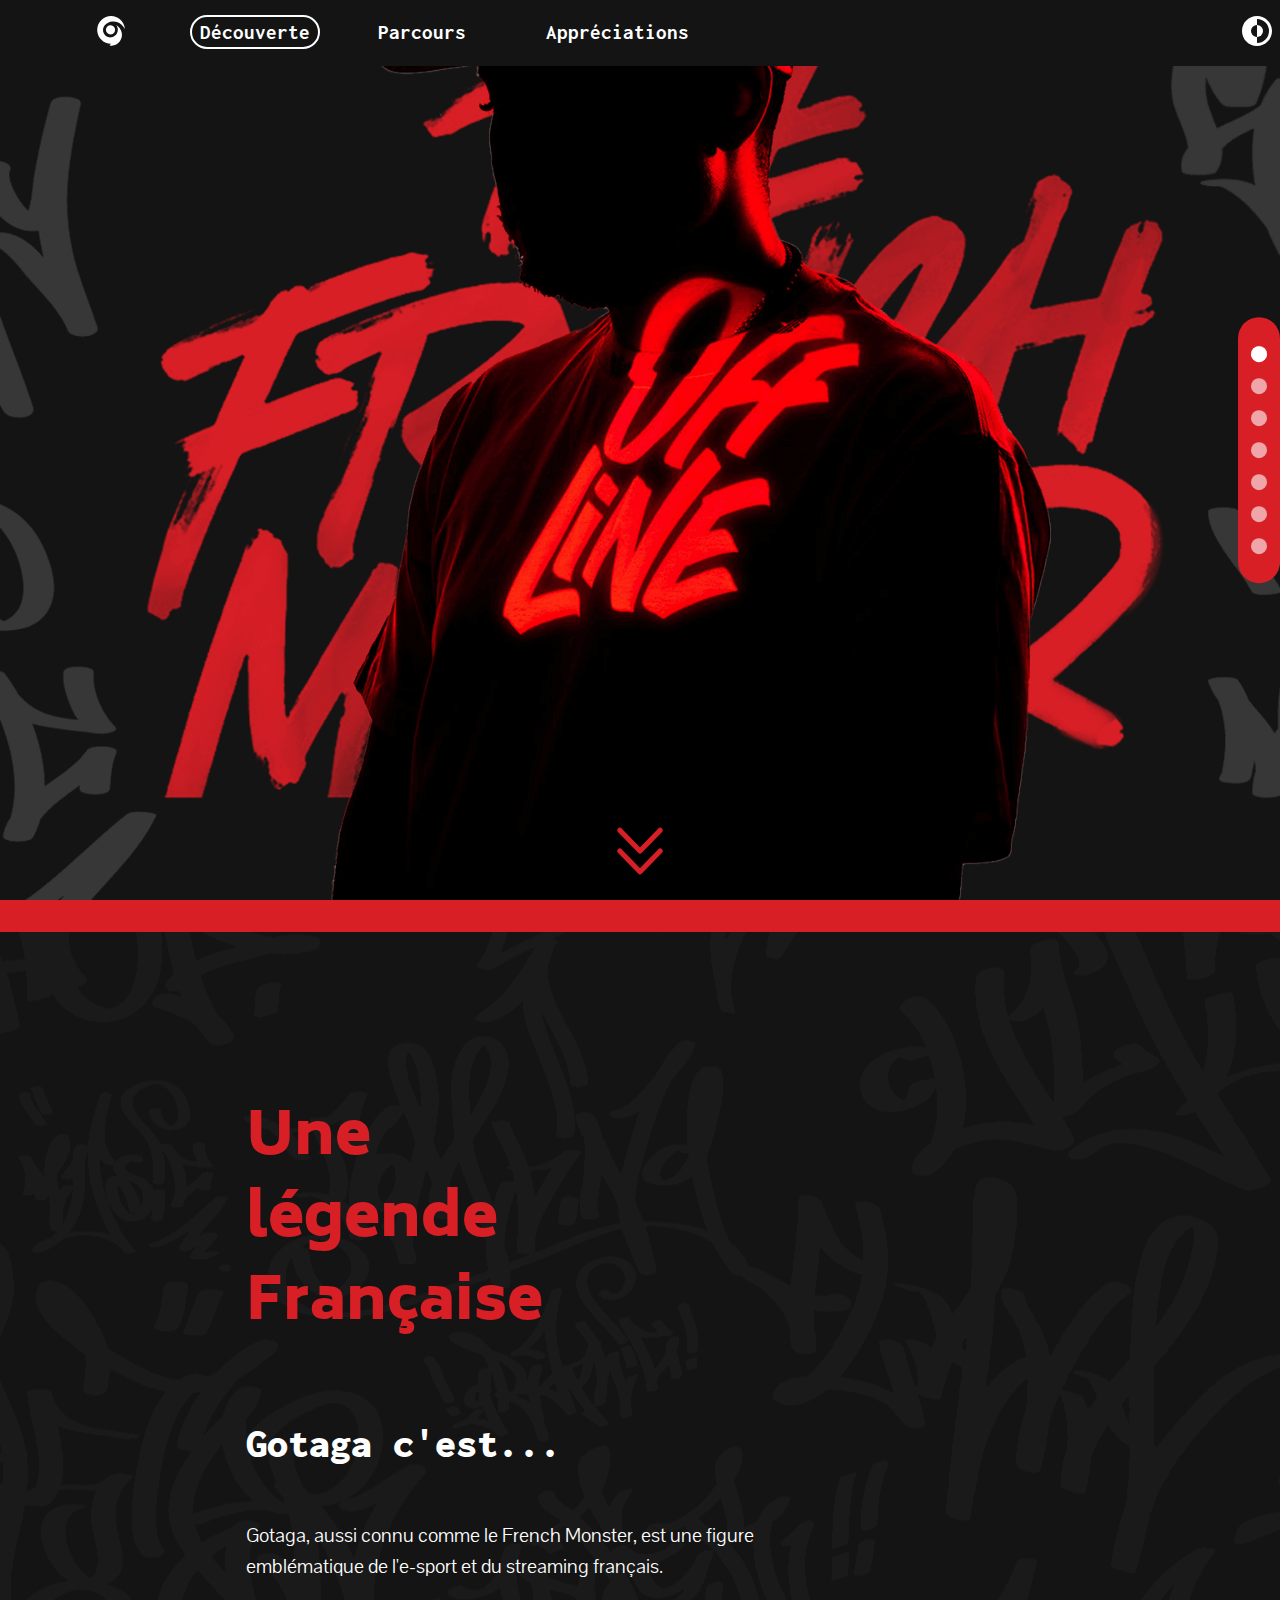
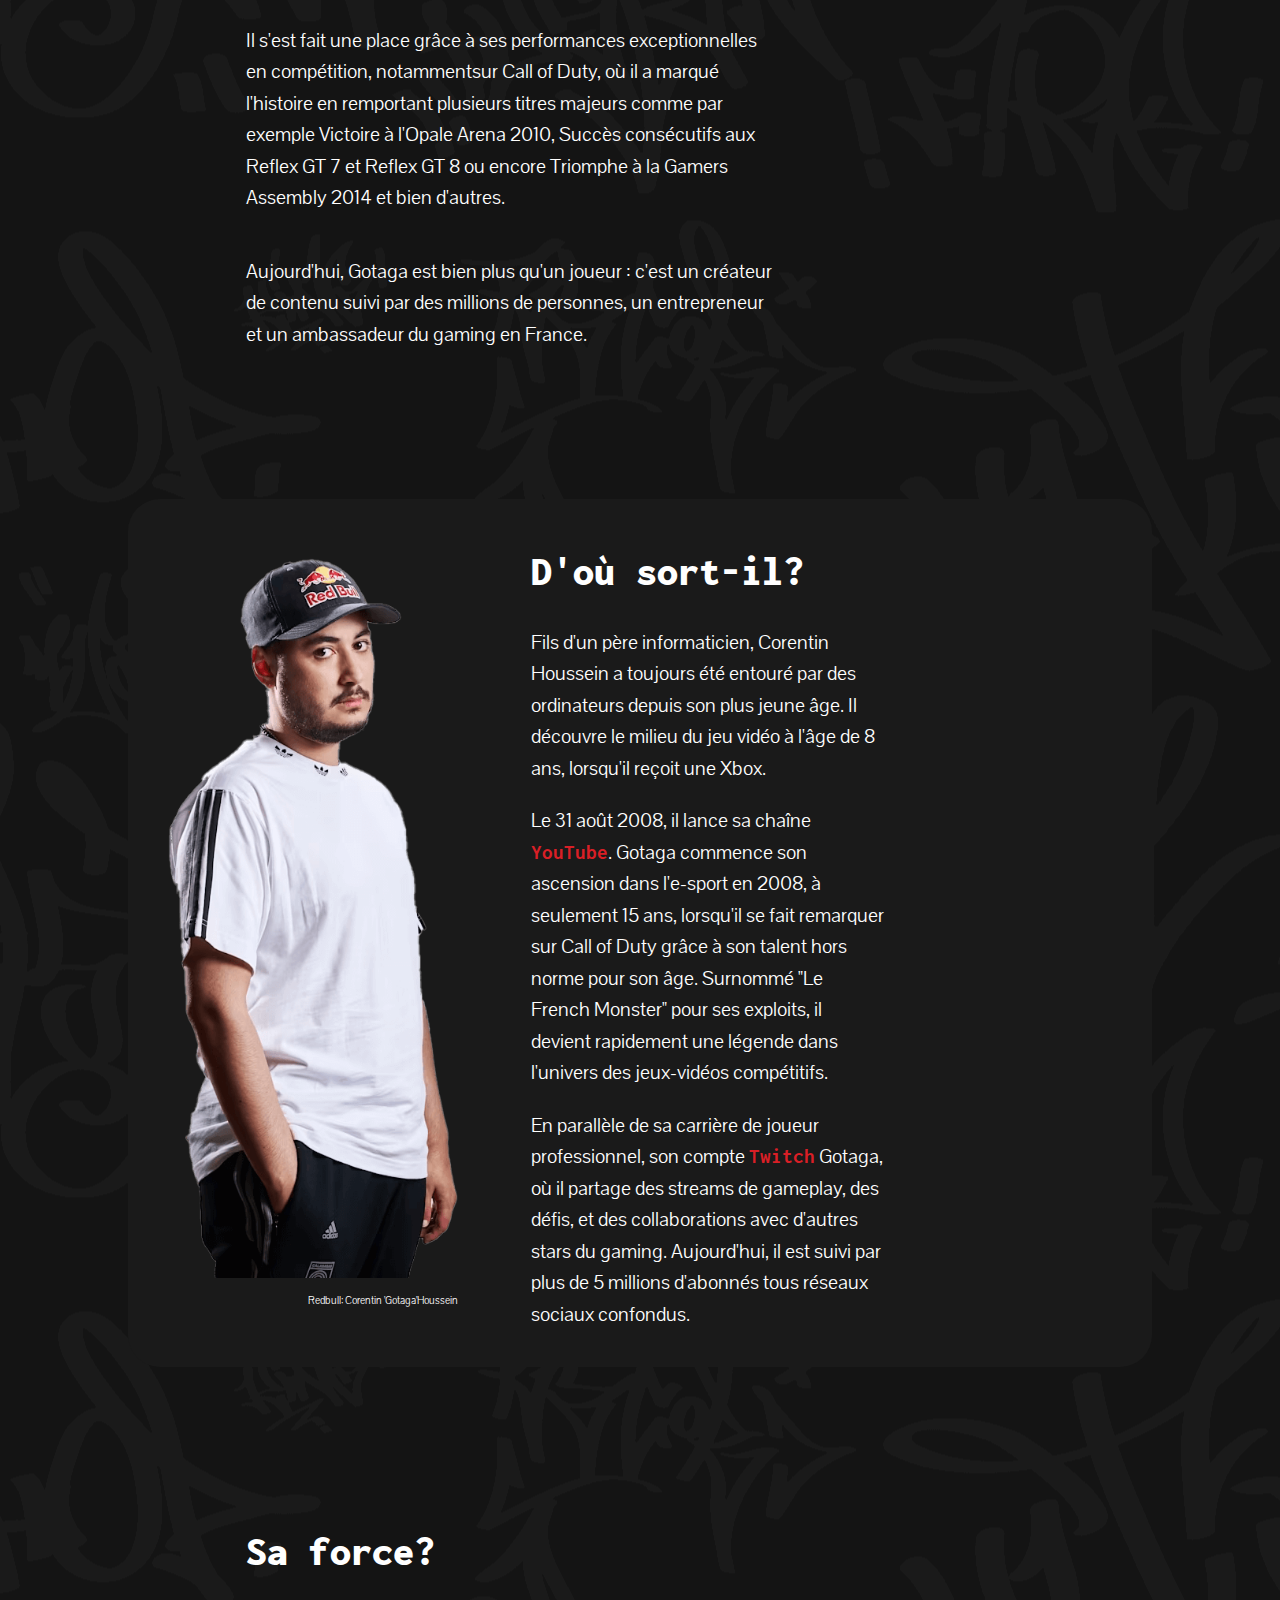
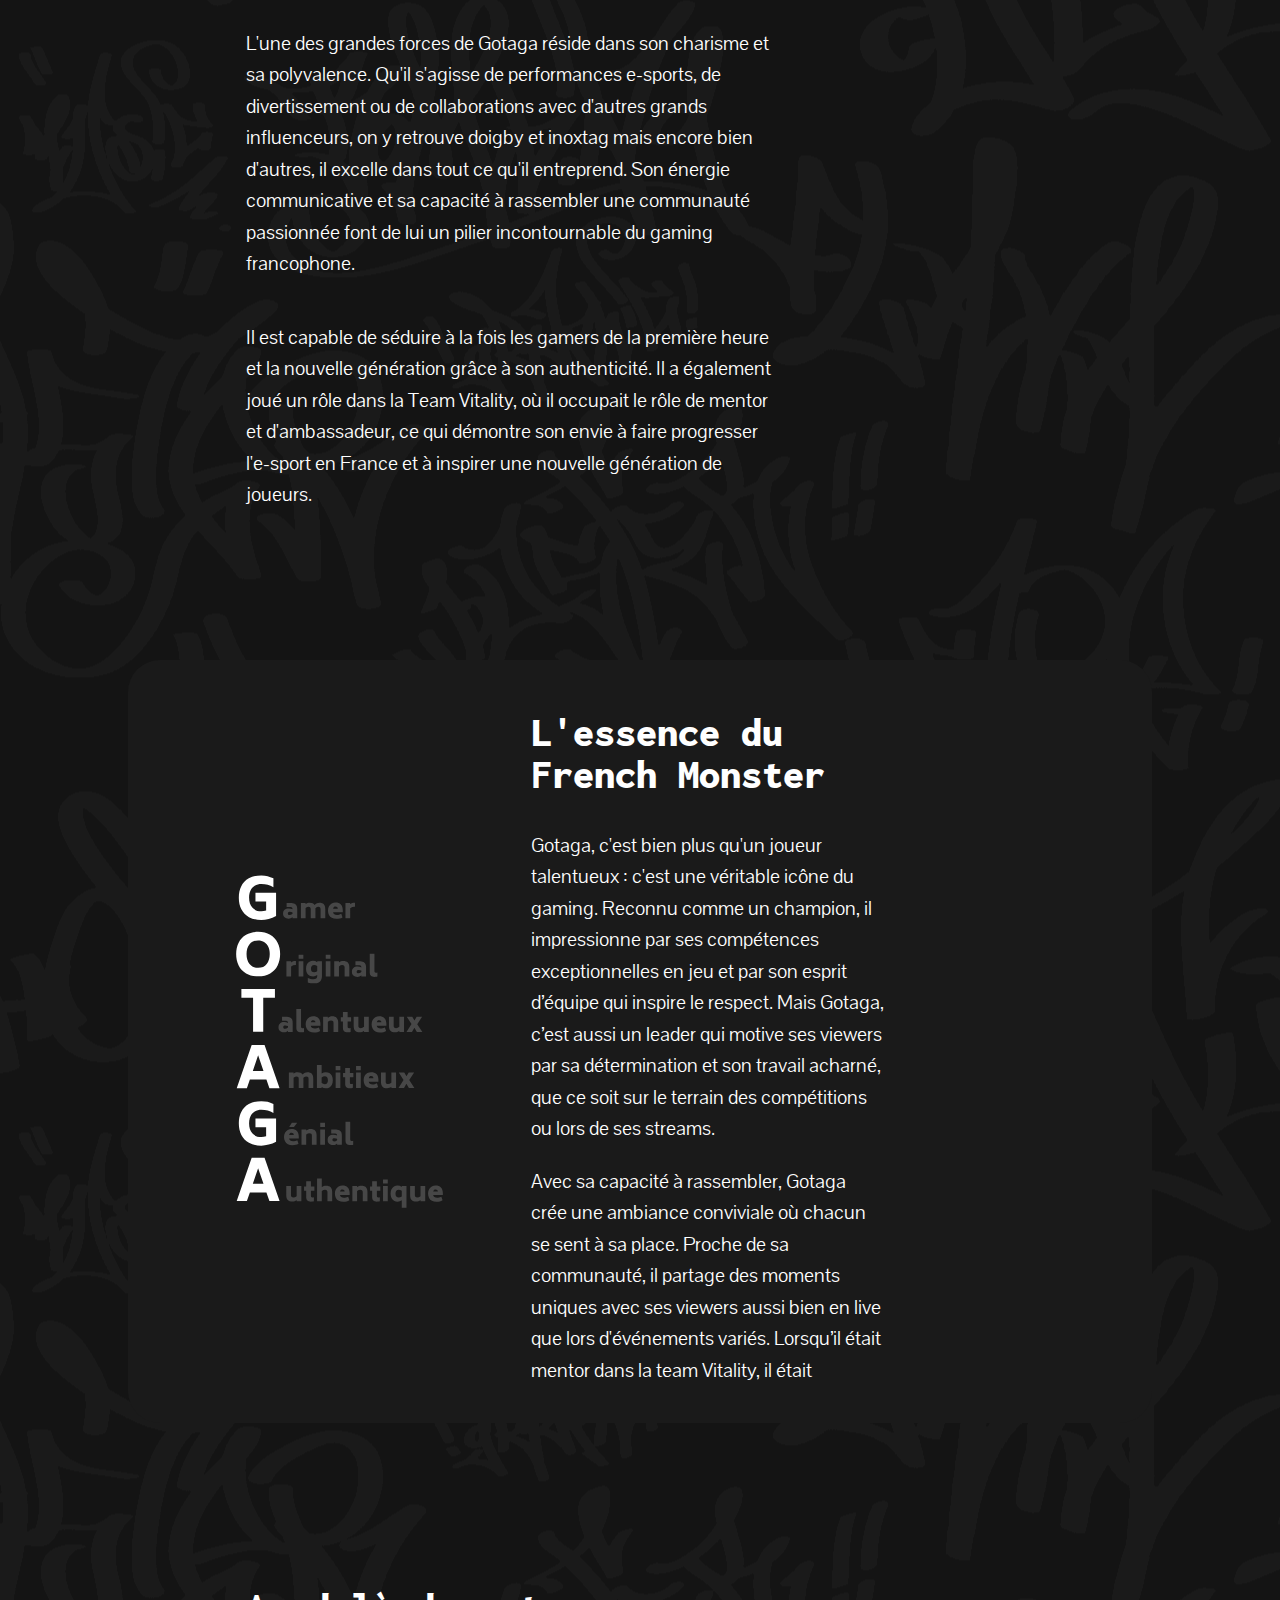
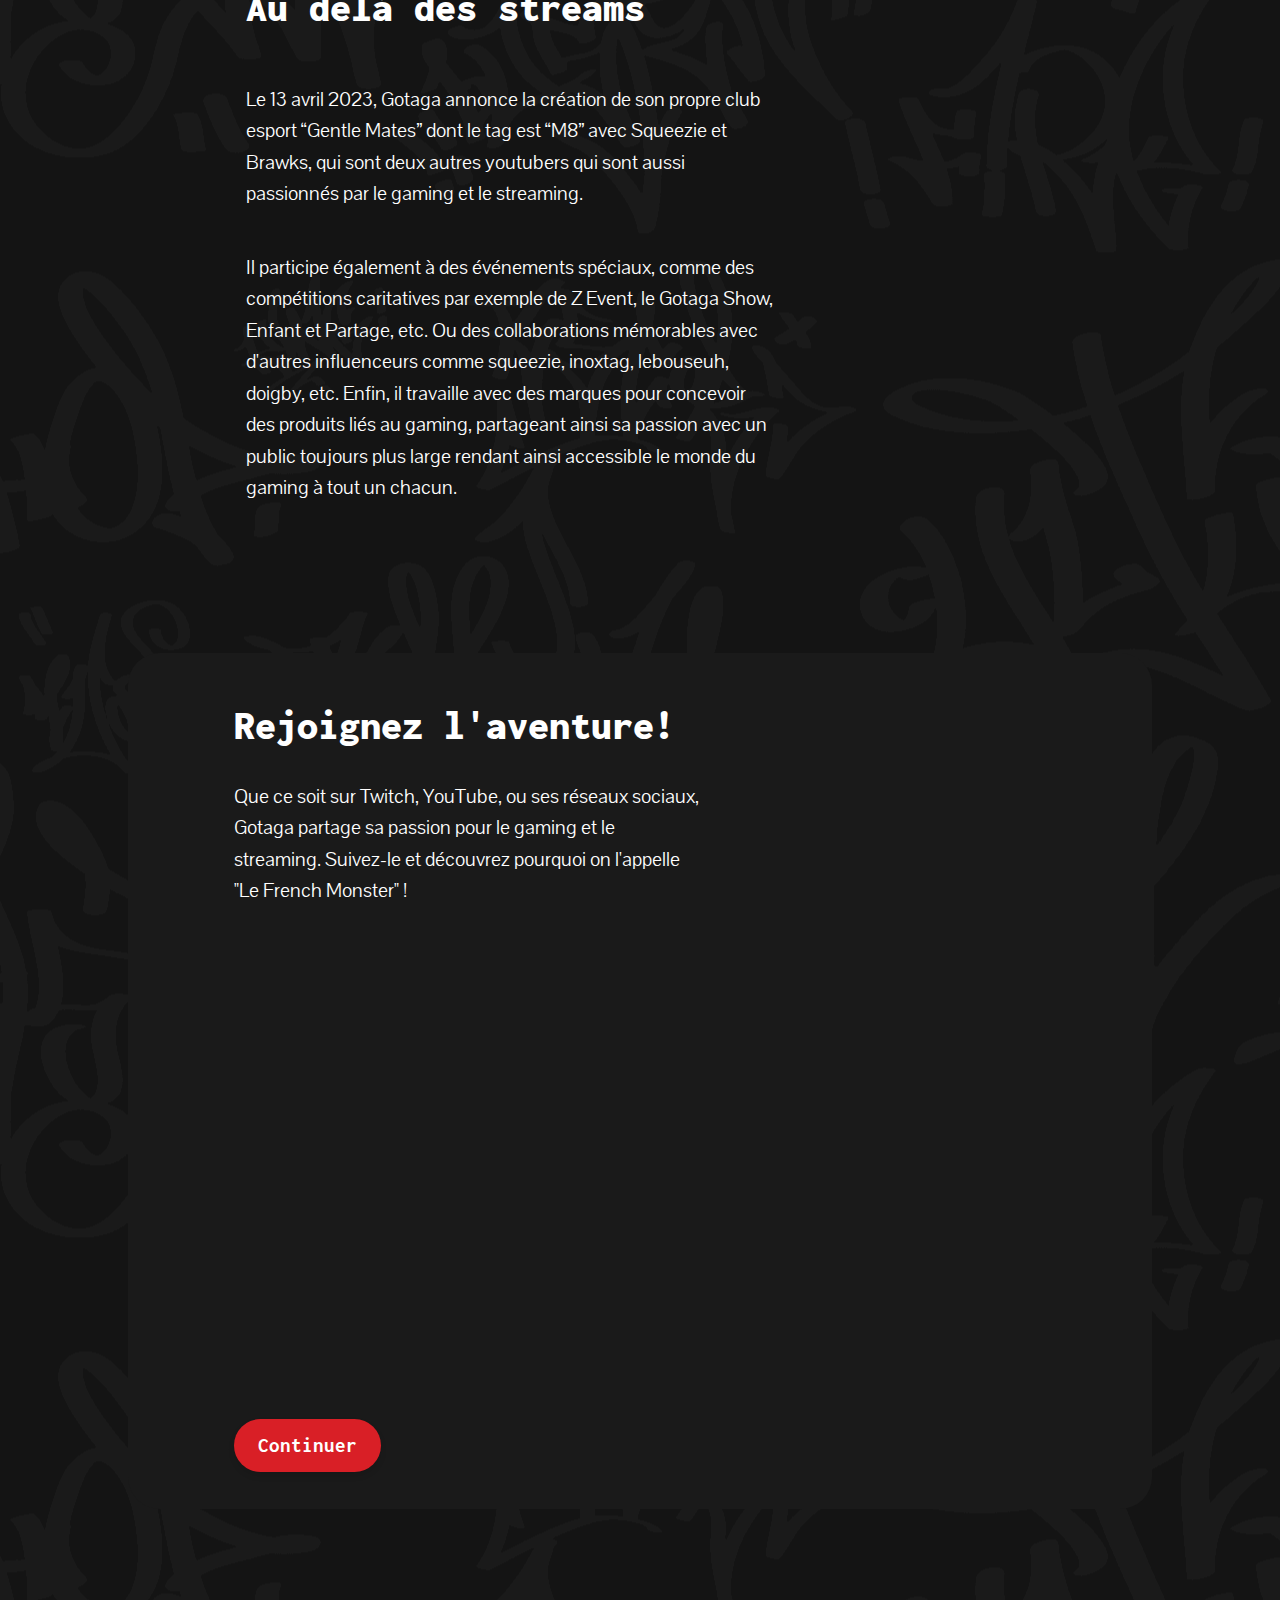
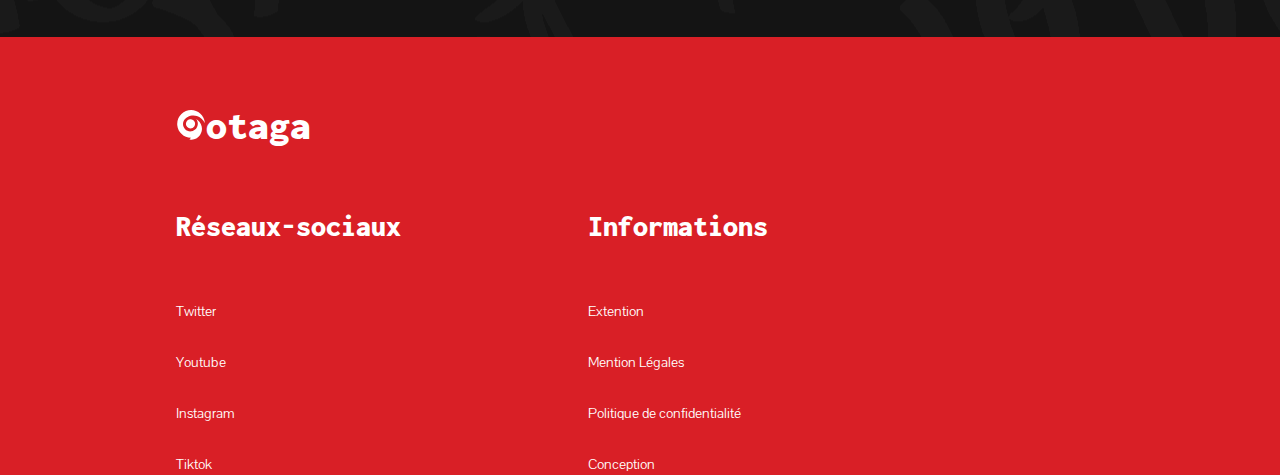
<file: index.html>
<!DOCTYPE html>
<html lang="fr">
    <head>
        <meta charset="UTF-8">
        <meta name="viewport" content="width=device-width, initial-scale=1.0">
        <title>Découverte</title>
        <!-- Link -->
        <link rel="stylesheet" href="assets/style.css">
        <script defer src="assets/script/app.js"></script>
        <link rel="preconnect" href="https://fonts.googleapis.com">
        <link rel="preconnect" href="https://fonts.gstatic.com" crossorigin>
        <link href="https://fonts.googleapis.com/css2?family=Biryani:wght@200;300;400;600;700;800;900&family=Inconsolata:wght@200..900&family=Pavanam&display=swap" rel="stylesheet">
        <link rel="icon" type="image/vnd.icon" href="/assets/images/logo_gotaga_blanc.svg">
        <!-- Meta partage -->
        <meta property="og:site_name" content="Gotaga by Thomas" >
        <meta property="og:title" content="The French Monster" >
        <meta property="og:description" content="Vous ne connaisez pas Gotaga? Alors rejoignez-nous pour le découvrir!" >
        <meta property="og:type" content="website">
        <meta property="og:url" content="https://www.thomasbruch.be/janus" >
        <meta property="og:image" content="assets/images/logo_gotaga_blanc.svg" >
        <meta property="og:image:width" content="1800">
        <meta property="og:image:height" content="945">
    </head>

   <!-- chatGPT a uniquement été utilisé dans ce code pour le changement de navigation de mobile a desktop -->

    <body class="background" data-theme="dark">
        <!-- Navigation -->
        <nav class="menu">
            <ul class="menu__el">
                <!-- Navigation desktop -->
                <li><img class="icon a-animation" src="assets/images/logo_gotaga_blanc.svg" data-dark="assets/images/logo_gotaga_blanc.svg" data-light="assets/images/logo_gotaga_black.svg" alt="Logo blanc de Gotaga"></li>
                <li class="nav-item a--animation active"><a href="index.html">Découverte</a></li>
                <li class="nav-item a--animation"><a href="parcours.html">Parcours</a></li>
                <li class="nav-item a--animation"><a href="appreciations.html">Appréciations</a></li>
        
                <!-- Navigation mobile   -->
                <li><img class="icon icon--theme icon--libre btn--darkmode" src="assets/images/icon_theme.svg" data-dark="assets/images/icon_theme.svg" data-light="assets/images/icon_theme_black.svg" alt="Icone pour changer le thème"></li>
                <li><p class="nav-item--none">Découverte</p></li>

                <!-- Icône menu burger  -->
                <li class="burger-menu">
                    <button class="burger-button">
                        <img class="icon" src="assets/images/icon_burger.svg" data-dark="assets/images/icon_burger.svg" data-light="assets/images/icon_burger_black.svg" alt="Icône pour ouvrir le burger menu">
                    </button>
                </li>
            </ul>
        
            <!-- Liste déroulante burger menu -->
            <ul class="burger-button__liste">
                <li><a href="index.html" class="active">Découverte</a></li>
                <li><a href="parcours.html">Parcours</a></li>
                <li><a href="appreciations.html">Appréciations</a></li>
            </ul>
        </nav>
          
        <!-- Navigation de sections -->
        <div class="anchor-navigation">
            <ul>
                <li class="anchor-navigation__el"><a href="#section-header--decouverte"></a></li>
                <li class="anchor-navigation__el"><a href="#section-1--decouverte"></a></li>
                <li class="anchor-navigation__el"><a href="#section-2--decouverte"></a></li>
                <li class="anchor-navigation__el"><a href="#section-3--decouverte"></a></li>
                <li class="anchor-navigation__el"><a href="#section-4--decouverte"></a></li>
                <li class="anchor-navigation__el"><a href="#section-5--decouverte"></a></li>
                <li class="anchor-navigation__el"><a href="#section-footer--decouverte"></a></li>
            </ul>
        </div>
        
        <!-- Header plein écran -->
        <header class="header__bg--1 section--header" id="section-header--decouverte">
            <a href="#section-1--decouverte">
                <img class="header__img" src="assets/images/icon_arrow.svg" alt="Icône de double flèche indiquant la navigation vers la section suivante">
            </a>
        </header>
        
        <div class="header__box"></div>

        <!-- Contenu de la page -->
        <main>
            <!-- Section 1 -->
            <section id="section-1--decouverte" class="m1grid">
                <h1 class="title-big m1grid-start1 m1grid-end5 d1grid-start2 d1grid-end3">Une légende Française</h1>

                <h2 class="title-section m1grid-start2 m1grid-end6 d1grid-end4">Gotaga c'est...</h2>

                <p class="m1grid-start2 m1grid-end5 d1grid-end4">
                    Gotaga, aussi connu comme le French Monster, est une figure emblématique de l'e-sport et du streaming français.  
                </p>

                <p class="m1grid-start2 m1grid-end5 d1grid-end4">
                    Il s'est fait une place grâce à ses performances exceptionnelles en compétition, notammentsur Call of Duty, où il a marqué l'histoire en remportant plusieurs titres majeurs comme par exemple Victoire à l'Opale Arena 2010, Succès consécutifs aux Reflex GT 7 et Reflex GT 8 ou encore Triomphe à la Gamers Assembly 2014 et bien d'autres.
                </p>

                <p class="m1grid-start2 m1grid-end5 d1grid-end4">
                    Aujourd'hui, Gotaga est bien plus qu'un joueur : c'est un créateur de contenu suivi par des millions de personnes, un entrepreneur et un ambassadeur du gaming en France.
                </p>
            </section>

            <!-- Section 2 -->
            <section id="section-2--decouverte" class="m1grid">
                <div class="section__box section__box--decouverte m1grid-start1 m1grid-end6">
                    <div class="text-container m1grid-start2 m1grid-end5 d1grid-start3">
                        <h2 class="title-section">D'où sort-il?</h2>

                        <p>
                            Fils d'un père informaticien, Corentin Houssein a toujours été entouré par des ordinateurs depuis son plus jeune âge. Il découvre le milieu du jeu vidéo à l'âge de 8 ans, lorsqu'il reçoit une Xbox.
                        </p>
                        
                        <p>
                            Le 31 août 2008, il lance sa chaîne <a class="animated-link" href="https://www.youtube.com/@Gotaga">YouTube</a>. Gotaga commence son ascension dans l'e-sport en 2008, à seulement 15 ans, lorsqu'il se fait remarquer sur Call of Duty grâce à son talent hors norme pour son âge. Surnommé "Le French Monster" pour ses exploits, il devient rapidement une légende dans l'univers des jeux-vidéos compétitifs.
                        </p>
                        
                        <p>
                            En parallèle de sa carrière de joueur professionnel, son compte <a class="animated-link" href="https://www.twitch.tv/gotaga">Twitch</a> Gotaga, où il partage des streams de gameplay, des défis, et des collaborations avec d'autres stars du gaming. Aujourd'hui, il est suivi par plus de 5 millions d'abonnés tous réseaux sociaux confondus.
                        </p>
                    </div>

                    <figure class="img--big section__img image-container m1grid-start1 m1grid-end5 d1grid-start1 d1grid-end3">
                        <img src="assets/images/image_gotaga.png" srcset="assets/images/image_gotaga@2x.png 2x" alt="Gotaga, joueur français d'e-sport, debout avec une casquette Red Bull">
                        <figcaption class="figure__legende">Redbull: Corentin 'Gotaga'Houssein</figcaption>
                    </figure>
                </div>
            </section>

            <!-- Section 3 -->
            <section id="section-3--decouverte" class="m1grid">
                <h2 class="title-section m1grid-start2 m1grid-end6 d1grid-end3">Sa force?</h2>

                <p class="m1grid-start2 m1grid-end5 d1grid-end4">
                    L'une des grandes forces de Gotaga réside dans son charisme et sa polyvalence. Qu'il s'agisse de performances e-sports, de divertissement ou de collaborations avec d'autres grands influenceurs, on y retrouve doigby et inoxtag mais encore bien d'autres, il excelle dans tout ce qu'il entreprend. Son énergie communicative et sa capacité à rassembler une communauté passionnée font de lui un pilier incontournable du gaming francophone.
                </p>

                <p class="m1grid-start2 m1grid-end5 d1grid-end4">
                    Il est capable de séduire à la fois les gamers de la première heure et la nouvelle génération grâce à son authenticité. Il a également joué un rôle dans la Team Vitality, où il occupait le rôle de mentor et d'ambassadeur, ce qui démontre son envie à faire progresser l'e-sport en France et à inspirer une nouvelle génération de joueurs.
                </p>
            </section>

            <!-- Section 4 -->
            <section id="section-4--decouverte" class="m1grid">
                <div class="section__box section__box--decouverte m1grid-start1 m1grid-end6">
                    <div class="text-container m1grid-start2 m1grid-end5 d1grid-start3">
                        <h2 class="title-section">L'essence du French Monster</h2>

                        <p>
                            Gotaga, c'est bien plus qu'un joueur talentueux : c'est une véritable icône du gaming. Reconnu comme un champion, il impressionne par ses compétences exceptionnelles en jeu et par son esprit d’équipe qui inspire le respect. Mais Gotaga, c’est aussi un leader qui motive ses viewers par sa détermination et son travail acharné, que ce soit sur le terrain des compétitions ou lors de ses streams.
                        </p>
                        
                        <p>
                            Avec sa capacité à rassembler, Gotaga crée une ambiance conviviale où chacun se sent à sa place. Proche de sa communauté, il partage des moments uniques avec ses viewers aussi bien en live que lors d'événements variés. Lorsqu’il était mentor dans la team Vitality, il était 
                        </p>
                    </div>

                    <div class="img--big image-container m1grid-start2 m1grid-end5 d1grid-start2 d1grid-end3">
                        <img class="img--big image-container" src="assets/images/Acrostiche_gotaga.svg" alt="Acrostique de Gotaga">
                    </div>
                </div>
            </section>

            <!-- Section 5 -->
            <section id="section-5--decouverte" class="m1grid">
                <h2 class="title-section m1grid-start2 m1grid-end5 d1grid-end4">Au delà des streams</h2>

                <p class="m1grid-start2 m1grid-end5 d1grid-end4">
                    Le 13 avril 2023, Gotaga annonce la création de son propre club esport “Gentle Mates” dont le tag est “M8” avec Squeezie et Brawks, qui sont deux autres youtubers qui sont aussi passionnés par le gaming et le streaming.
                </p>

                <p class="m1grid-start2 m1grid-end5 d1grid-end4">
                    Il participe également à des événements spéciaux, comme des compétitions caritatives par exemple de Z Event, le Gotaga Show, Enfant et Partage, etc. Ou des collaborations mémorables avec d'autres influenceurs comme squeezie, inoxtag, lebouseuh, doigby, etc. Enfin, il travaille avec des marques pour concevoir des produits liés au gaming, partageant ainsi sa passion avec un public toujours plus large rendant ainsi accessible le monde du gaming à tout un chacun.
                </p>
            </section>
            
            <!-- Section 6 -->
            <section id="section-6--decouverte" class="m1grid">
                <div class="section__box section__box--decouverte m1grid-start1 m1grid-end6">
                    <div class="m1grid-start2 m1grid-end5 d1grid-end4">
                        <h2 class="title-section">Rejoignez l'aventure!</h2>

                        <p>
                            Que ce soit sur Twitch, YouTube, ou ses réseaux sociaux, Gotaga partage sa passion pour le gaming et le streaming. Suivez-le et découvrez pourquoi on l'appelle "Le French Monster" !
                        </p>
                        
                        <iframe src="https://www.youtube.com/embed/FZNP6d_uDIo?si=bAGTi_DVN6ylq6aO" allowfullscreen></iframe>

                        <a href="parcours.html" class="btn">Continuer</a>
                    </div>
                </div>
            </section>
        </main>

         <!-- Footer -->
         <footer id="section-footer--decouverte" class="section--footer m1grid">
            <div class="footer__title-align m1grid-start1 m1grid-end5">
                <img class="icon" src="assets/images/logo_gotaga_blanc.svg" data-dark="assets/images/logo_gotaga_blanc.svg" data-light="assets/images/logo_gotaga_black.svg" alt="Logo blanc de Gotaga">
                
                <h2 class="title-section">otaga</h2>
            </div>
            
            <div class="m1grid-start1 m1grid-end3">
                <h3 class="title-footer">Réseaux-sociaux</h3>
    
                <a href="https://x.com/GotagaTV">Twitter</a>
                <a href="https://www.youtube.com/@Gotaga">Youtube</a>
                <a href="https://www.instagram.com/gotaga/">Instagram</a>
                <a href="https://www.tiktok.com/@gotaga">Tiktok</a>
            </div>
    
            <div class="m1grid-start3 m1grid-end6">
                <h3 class="title-footer">Informations</h3>
    
                <a href="https://gotaga.tv/extensions">Extention</a>
                <a href="https://gotaga.tv/mentions-legales">Mention Légales</a>
                <a href="https://gotaga.tv/politique-de-confidentialite">Politique de confidentialité</a>
                <a href="http://www.thomasbruch.be">Conception</a>
            </div>
        </footer>
    </body>
</html>
</file>
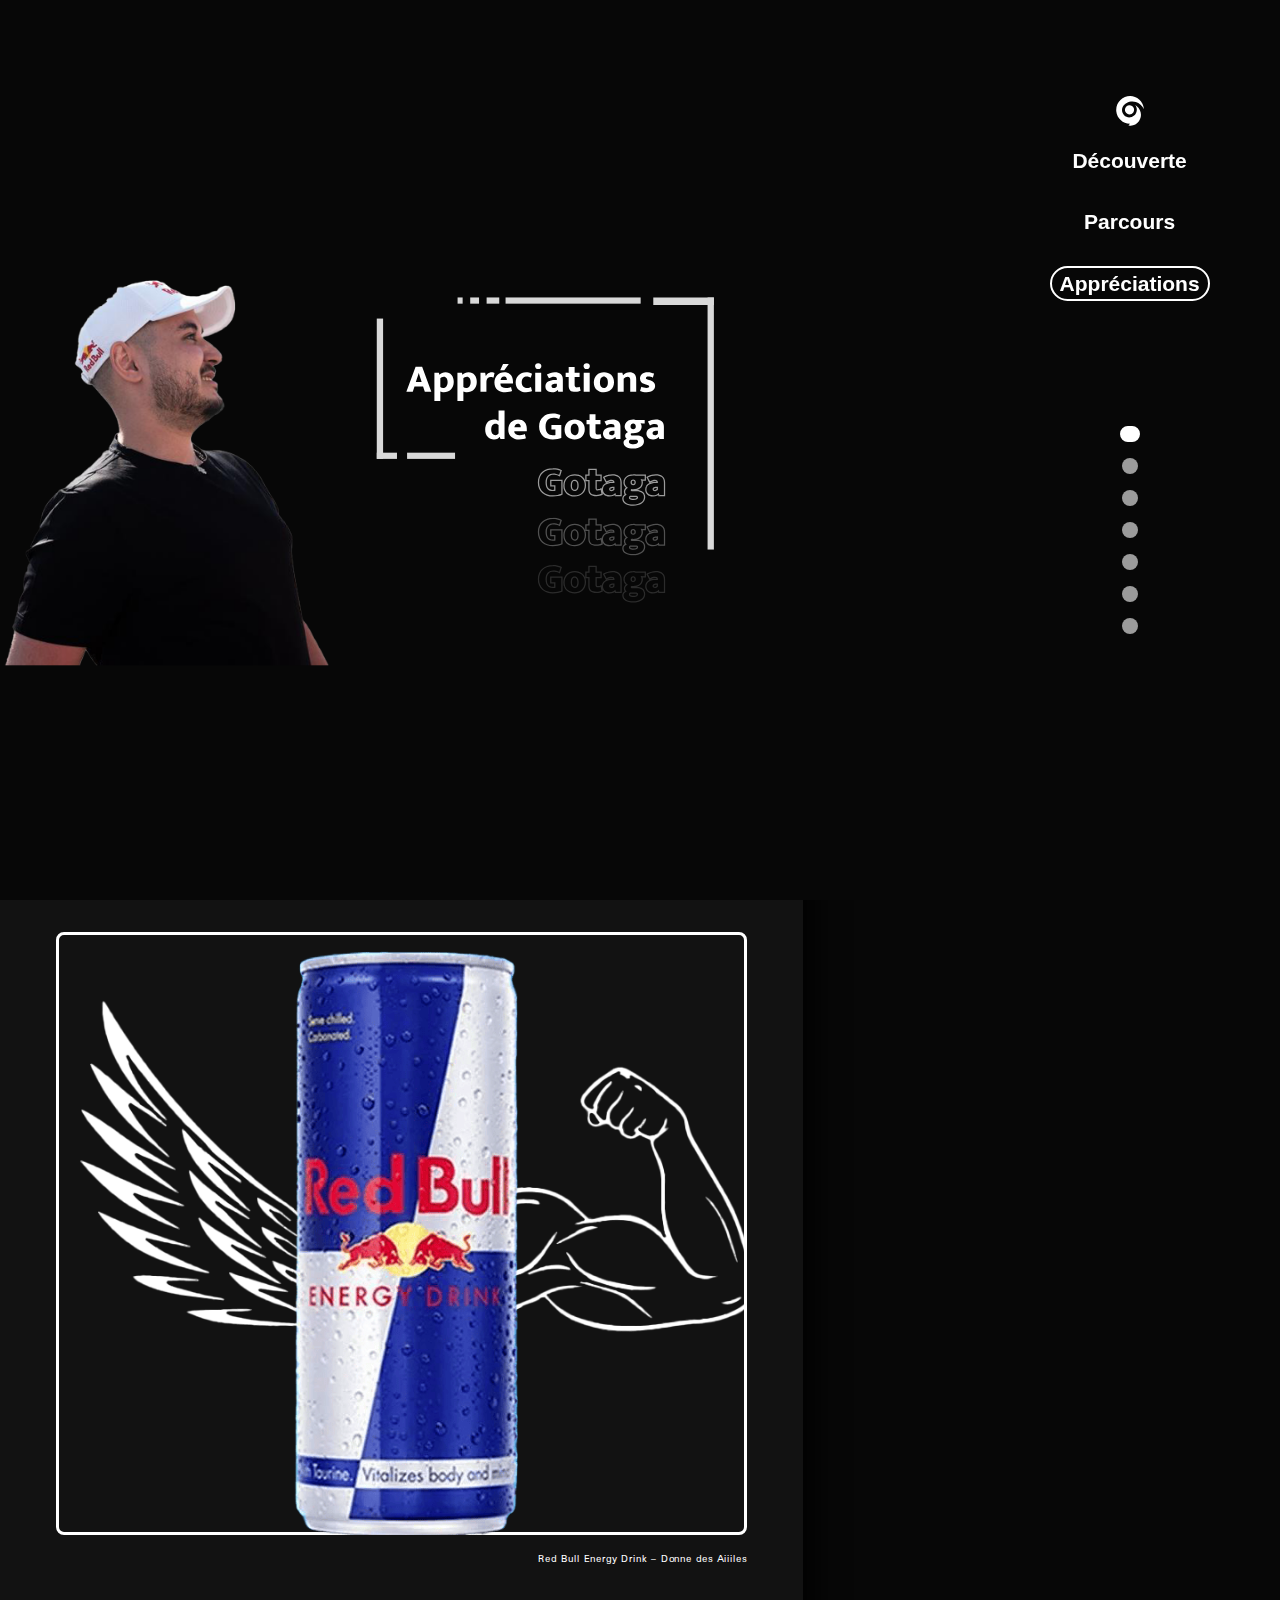
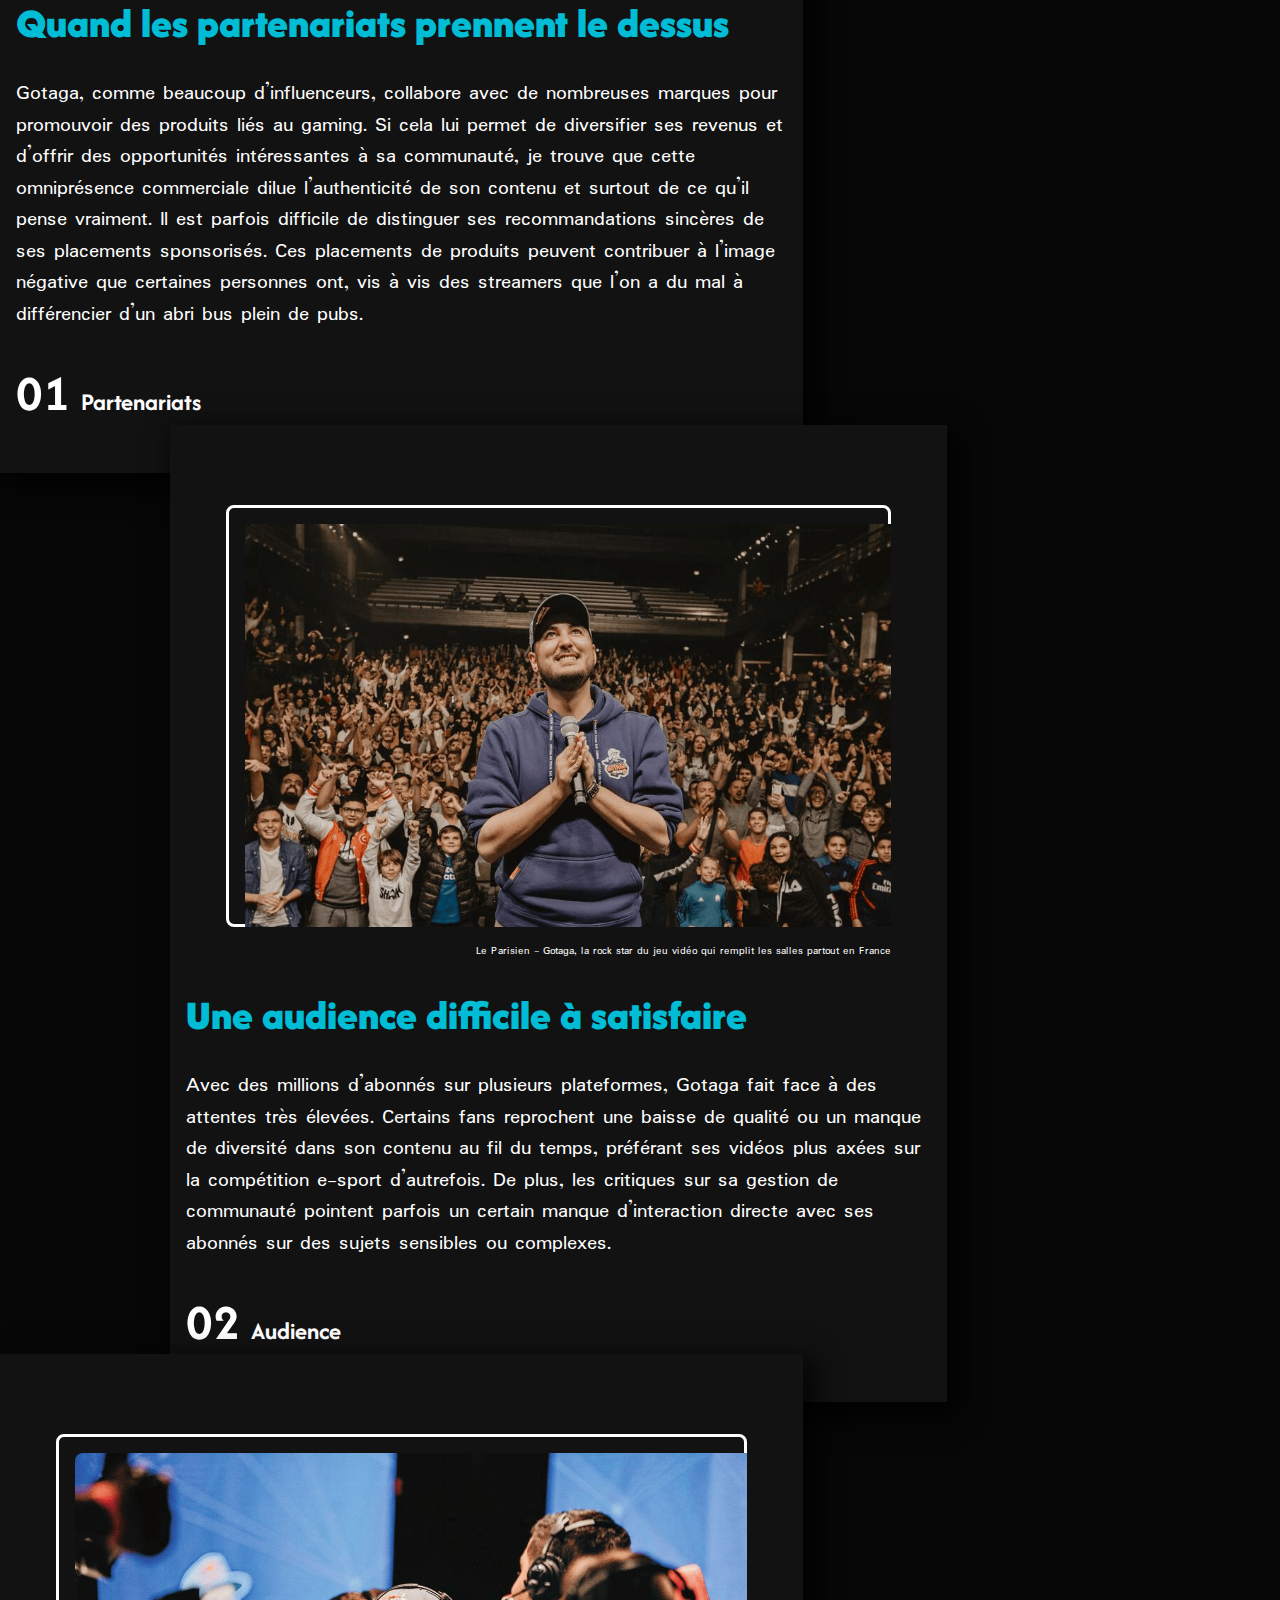
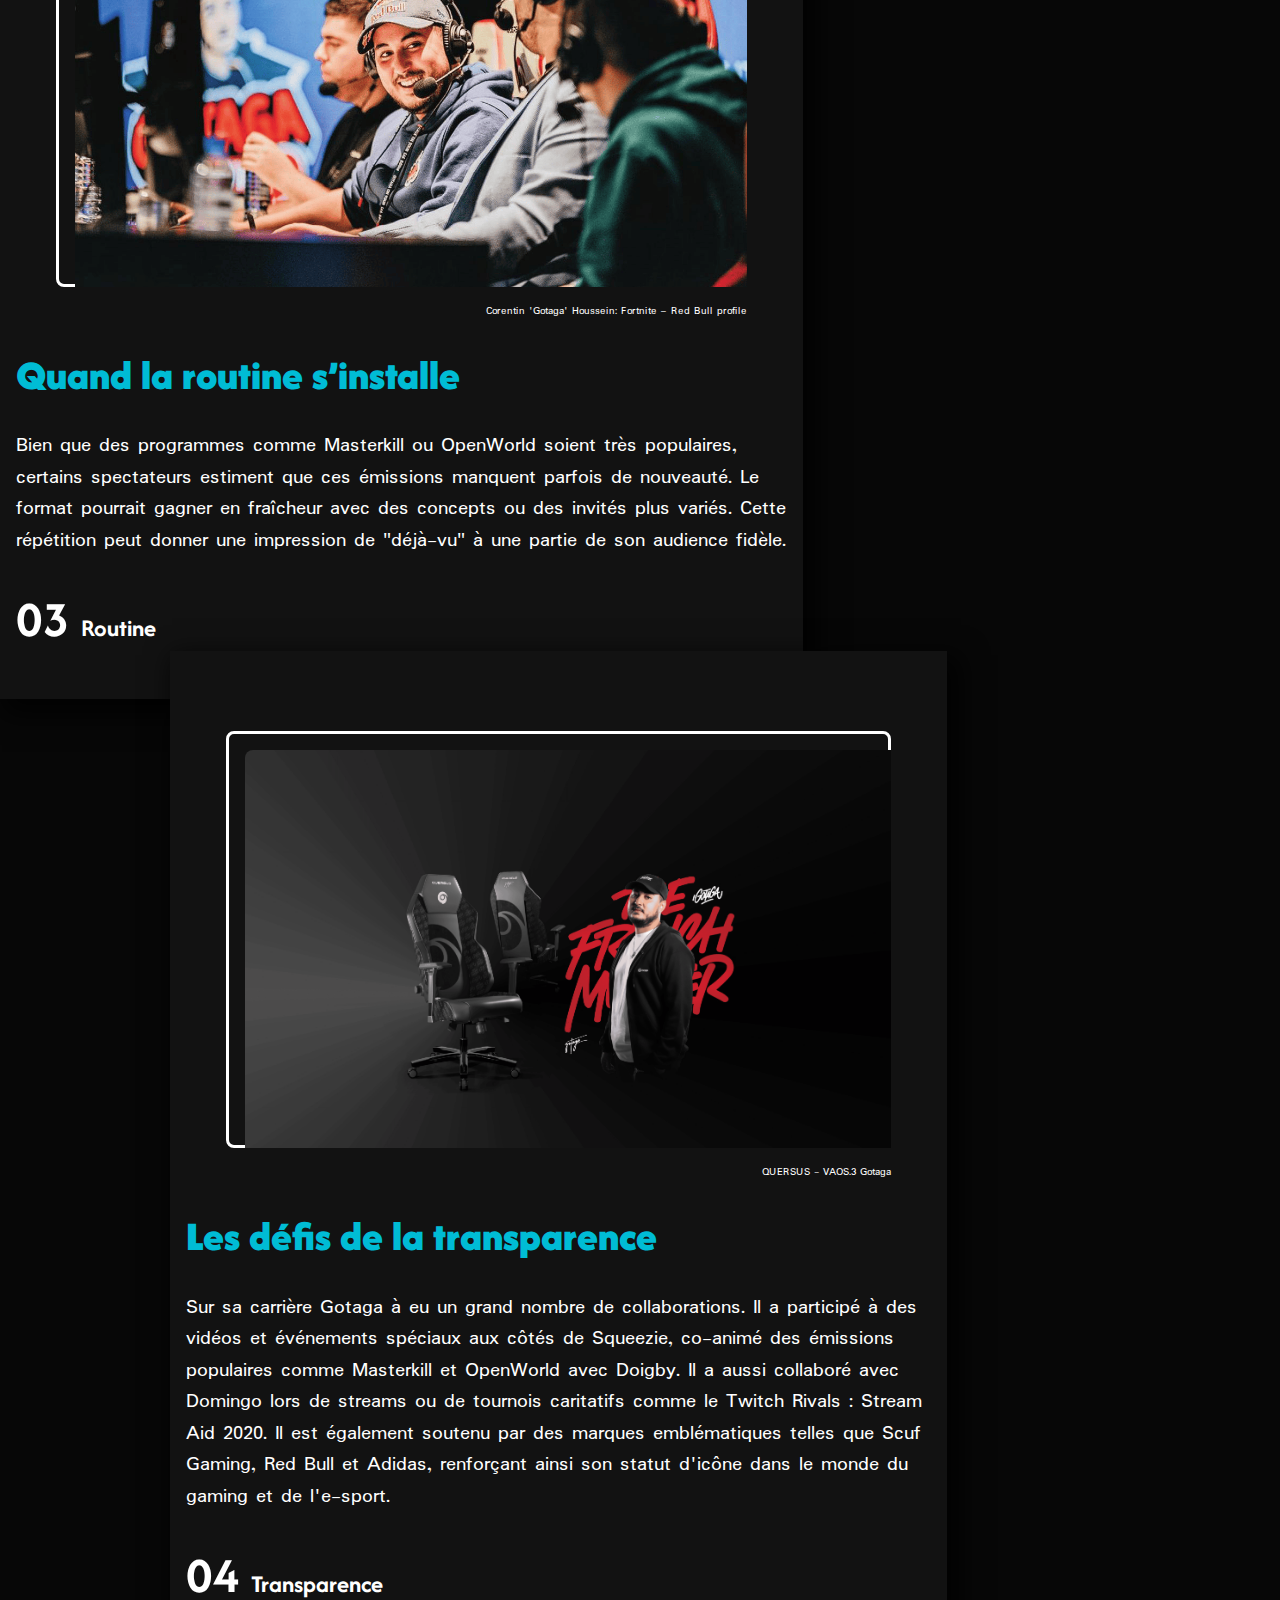
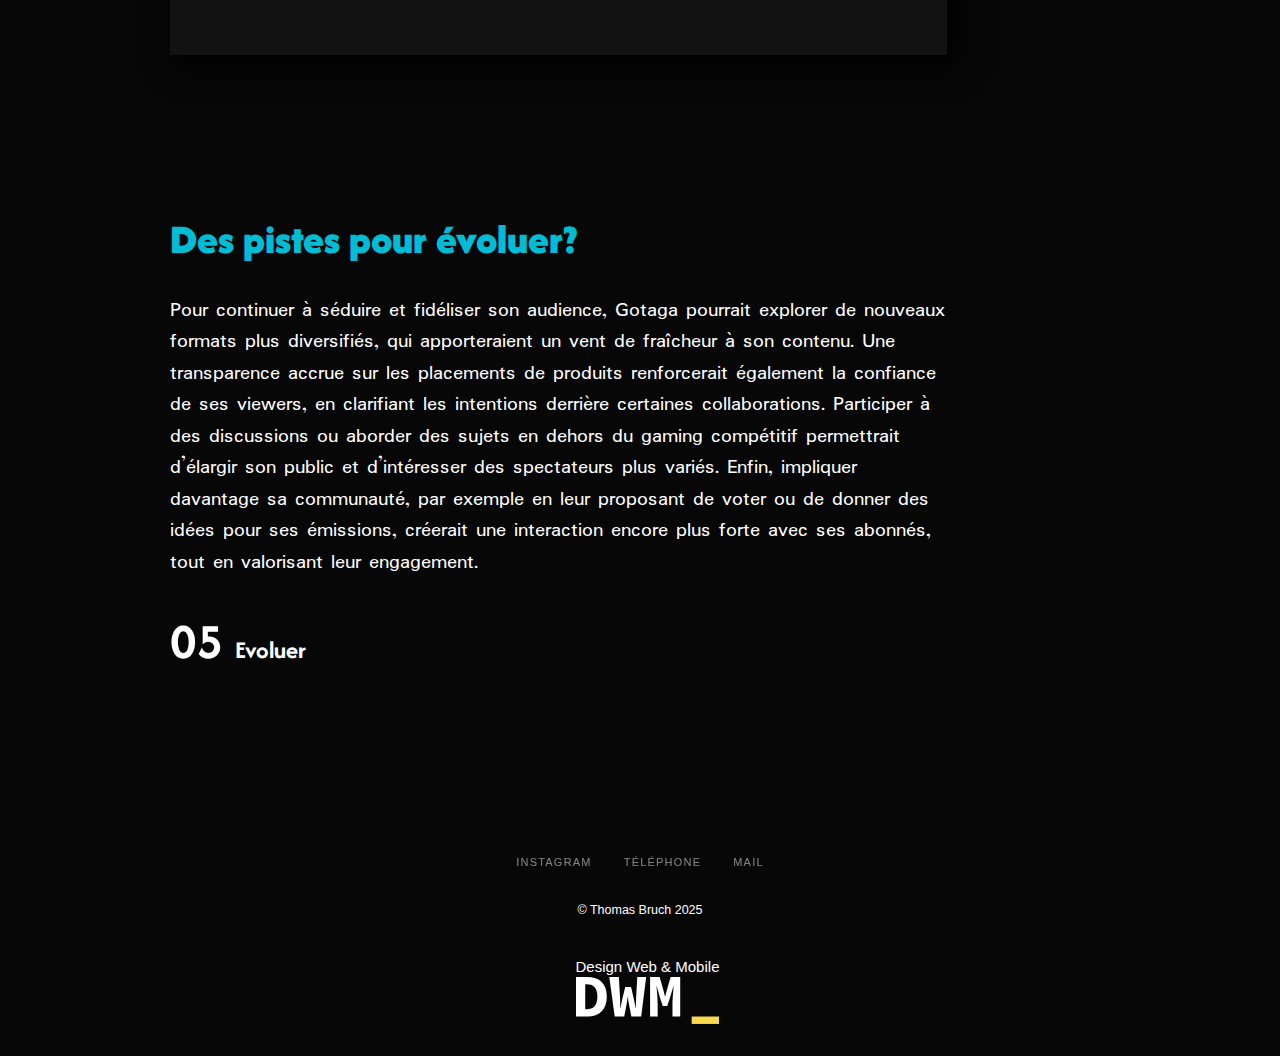
<file: appreciations.html>
<!DOCTYPE html>
<html lang="fr">
    <head>
        <meta charset="UTF-8">
        <meta name="viewport" content="width=device-width, initial-scale=1.0">
        <title>Appréciations</title>
        <!-- Link -->
        <link rel="stylesheet" href="assets/style.css">
        <script defer src="assets/script/app.js"></script>
        <link rel="preconnect" href="https://fonts.googleapis.com">
        <link rel="preconnect" href="https://fonts.gstatic.com" crossorigin>
        <link href="https://fonts.googleapis.com/css2?family=Afacad+Flux:wght@100..1000&family=Mukta+Vaani:wght@200;300;400;500;600;700;800&family=Padauk:wght@400;700&display=swap" rel="stylesheet">
        <link rel="icon" type="image/vnd.icon" href="/assets/images/logo_gotaga_blanc.svg">
        <!-- Meta partage -->
        <meta property="og:site_name" content="Gotaga by Thomas" >
        <meta property="og:title" content="The French Monster" >
        <meta property="og:description" content="Vous ne connaisez pas Gotaga? Alors rejoignez-nous pour le découvrir!" >
        <meta property="og:type" content="website">
        <meta property="og:url" content="https://www.thomasbruch.be/janus" >
        <meta property="og:image" content="assets/images/logo_gotaga_blanc.svg" >
        <meta property="og:image:width" content="1800">
        <meta property="og:image:height" content="945">
    </head>

   <!-- chatGPT a uniquement été utilisé dans ce code pour le changement de navigation de mobile a desktop -->

    <body class="background--appreciations" data-theme="dark">
    <!-- Navigation -->
    <nav class="menu--appreciations">
        <ul class="menu__el--appreciations">
            <!-- Icône menu burger  -->
            <li class="burger-menu">
                <button class="burger-button burger-button--appreciations">
                    <img class="icon" src="assets/images/icon_burger.svg" alt="Icône pour ouvrir le burger menu">
                </button>
            </li>
    
            <!-- Navigation mobile   -->
            <li><img class="icon" src="assets/images/logo_gotaga_blanc.svg" alt="Logo blanc de Gotaga"></li>
            
            <!-- Navigation desktop -->
            <li class="nav-item a--animation"><a href="index.html">Découverte</a></li>
            <li class="nav-item a--animation"><a href="parcours.html">Parcours</a></li>
            <li class="nav-item a--animation active"><a href="appreciations.html">Appréciations</a></li>

            <!-- Navigation de sections -->
            <li class="anchor-navigation--appreciations menu__el--appreciations">
                <ul>
                    <li class="anchor-navigation__el"><a href="#section-header--appreciations"></a></li>
                    <li class="anchor-navigation__el"><a href="#section-1--appreciations"></a></li>
                    <li class="anchor-navigation__el"><a href="#section-2--appreciations"></a></li>
                    <li class="anchor-navigation__el"><a href="#section-3--appreciations"></a></li>
                    <li class="anchor-navigation__el"><a href="#section-4--appreciations"></a></li>
                    <li class="anchor-navigation__el"><a href="#section-5--appreciations"></a></li>
                    <li class="anchor-navigation__el"><a href="#section-footer--appreciations"></a></li>
                </ul>
            </li>
        </ul>
    
        <!-- Liste déroulante burger menu -->
        <ul class="burger-button__liste">
            <li><a href="index.html">Découverte</a></li>
            <li><a href="parcours.html">Parcours</a></li>
            <li><a class="active" href="appreciations.html">Appréciations</a></li>
        </ul>
    </nav>

        <!-- Header plein écran -->
        <header id="section-header--appreciations" class="header__bg--3 section--header section--header--appreciations"></header>

        <!-- Contenu de la page -->
        <main class="m3grid">
            <h1 class="title-big--appreciations">Appréciations de Gotaga</h1>

            <!-- Section 1 -->
            <section id="section-1--appreciations" class="m3grid-start1 m3grid-end5 section__box--appreciations">
                <figure class="m3grid-start2 m3grid-end5">
                    <div class="image-container--appreciations">
                        <div class="frame">
                            <img class="img-framed" src="assets/images/img-Redbull-aile-force.png" srcset="assets/images/img-Redbull-aile-force@2x.png 2x" alt="Canette de Redbull avec des ailes et un bras musclé">
                        </div>
                    </div>

                    <figcaption class="figure__legende figure__legende--appreciations">Red Bull Energy Drink – Donne des Aiiiles</figcaption>
                </figure>

                <h2 class="title-section--appreciations">Quand les partenariats prennent le dessus</h2>

                <p class="p--appreciations">
                    Gotaga, comme beaucoup d’influenceurs, collabore avec de nombreuses marques pour promouvoir des produits liés au gaming. Si cela lui permet de diversifier ses revenus et d’offrir des opportunités intéressantes à sa communauté, je trouve que cette omniprésence commerciale dilue l’authenticité de son contenu et surtout de ce qu’il pense vraiment. Il est parfois difficile de distinguer ses recommandations sincères de ses placements sponsorisés. Ces placements de produits peuvent contribuer à l’image négative que certaines personnes ont, vis à vis des streamers que l’on a du mal à différencier d’un abri bus plein de pubs.
                </p>

                <p class="numbered-header">
                    Partenariats
                </p>
            </section>

            <!-- Section 2 -->
            <section id="section-2--appreciations" class="m3grid-start2 m3grid-end6 section__box--appreciations">
                <figure class="m3grid-start2 m3grid-end5">
                    <div class="image-container--appreciations image-container--end">
                        <div class="frame">
                            <img class="img-framed" src="assets/images/img-publique.png" srcset="assets/images/img-publique@2x.png 2x" alt="Gotaga en avant plan qui remercie un publique">
                        </div>
                    </div>

                    <figcaption class="figure__legende figure__legende--appreciations">Le Parisien - Gotaga, la rock star du jeu vidéo qui remplit les salles partout en France</figcaption>
                </figure>

                <h2 class="title-section--appreciations">Une audience difficile à satisfaire</h2>

                <p class="p--appreciations">
                    Avec des millions d’abonnés sur plusieurs plateformes, Gotaga fait face à des attentes très élevées. Certains fans reprochent une baisse de qualité ou un manque de diversité dans son contenu au fil du temps, préférant ses vidéos plus axées sur la compétition e-sport d’autrefois. De plus, les critiques sur sa gestion de communauté pointent parfois un certain manque d’interaction directe avec ses abonnés sur des sujets sensibles ou complexes.
                </p>

                <p class="numbered-header">
                    Audience
                </p>
            </section>

            <!-- Section 3 -->
            <section id="section-3--appreciations" class="m3grid-start1 m3grid-end5 section__box--appreciations">
                <figure class="m3grid-start2 m3grid-end5">
                    <div class="image-container--appreciations">
                        <div class="frame">
                            <img class="img-framed" src="assets/images/img-E-sport.png" srcset="assets/images/img-E-sport@2x.png 2x" alt="Gotaga assit sur une chaise devant un ordinateur entourré d'autres joueurs">
                        </div>
                    </div>

                    <figcaption class="figure__legende figure__legende--appreciations">Corentin 'Gotaga' Houssein: Fortnite – Red Bull profile</figcaption>
                </figure>

                <h2 class="title-section--appreciations">Quand la routine s’installe</h2>

                <p class="p--appreciations">
                    Bien que des programmes comme Masterkill ou OpenWorld soient très populaires, certains spectateurs estiment que ces émissions manquent parfois de nouveauté. Le format pourrait gagner en fraîcheur avec des concepts ou des invités plus variés. Cette répétition peut donner une impression de "déjà-vu" à une partie de son audience fidèle.
                </p>

                <p class="numbered-header">
                    Routine
                </p>
            </section>

            <!-- Section 4 -->
            <section id="section-4--appreciations" class="m3grid-start2 m3grid-end6 section__box--appreciations">
                <figure class="m3grid-start2 m3grid-end5">
                    <div class="image-container--appreciations image-container--end">
                        <div class="frame">
                            <img class="img-framed" src="assets/images/img-chaise.png" srcset="assets/images/img-chaise@2x.png 2x" alt="Une chaise gaming de la marque quersus, un sponsor de Gotaga">
                        </div>
                    </div>

                    <figcaption class="figure__legende figure__legende--appreciations">QUERSUS - VAOS.3 Gotaga</figcaption>
                </figure>

                <h2 class="title-section--appreciations">Les défis de la transparence</h2>

                <p class="p--appreciations">
                    Sur sa carrière Gotaga à eu un grand nombre de collaborations. Il a participé à des vidéos et événements spéciaux aux côtés de Squeezie, co-animé des émissions populaires comme Masterkill et OpenWorld avec Doigby. Il a aussi collaboré avec Domingo lors de streams ou de tournois caritatifs comme le Twitch Rivals : Stream Aid 2020. Il est également soutenu par des marques emblématiques telles que Scuf Gaming, Red Bull et Adidas, renforçant ainsi son statut d'icône dans le monde du gaming et de l'e-sport.
                </p>

                <p class="numbered-header">
                    Transparence
                </p>
            </section>

            <!-- Section 5 -->
            <section id="section-5--appreciations" class="m3grid-start2 m3grid-end6">
                <h2 class="title-section--appreciations">Des pistes pour évoluer?</h2>

                <p class="p--appreciations">
                    Pour continuer à séduire et fidéliser son audience, Gotaga pourrait explorer de nouveaux formats plus diversifiés, qui apporteraient un vent de fraîcheur à son contenu. Une transparence accrue sur les placements de produits renforcerait également la confiance de ses viewers, en clarifiant les intentions derrière certaines collaborations. Participer à des discussions ou aborder des sujets en dehors du gaming compétitif permettrait d’élargir son public et d’intéresser des spectateurs plus variés. Enfin, impliquer davantage sa communauté, par exemple en leur proposant de voter ou de donner des idées pour ses émissions, créerait une interaction encore plus forte avec ses abonnés, tout en valorisant leur engagement.
                </p>

                <p class="numbered-header">
                    Evoluer
                </p>
            </section>
        </main>
        
        <!-- Footer --> 
         <!-- Le footer a été repris et modifié de la vidéo de monsieur Thronte -->
        <footer class="section-footer--appreciations" id="section-footer--appreciations">

            <ul class="footerNav">
                <li class="footerNav__el"><a href="https://www.instagram.com/thomas_brh" target="_blank">Instagram</a></li>
                <li class="footerNav__el"><a href="callto:+324722684">Téléphone</a></li>
                <li class="footerNav__el"><a href="mailto:bruchthomas@outlook.fr">Mail</a></li>
            </ul>
            <a class="copy" href="http://www.thomasbruch.be"><small>© Thomas Bruch 2025</small></a>
    
            <a class="dwm footer__a--appreciations" href="https://www.heaj.be/fr/formations/bacheliers/1ere-bac-techniques-infographiques/design-web-mobile/">
                <span 
                    class="dwm__content footer__a--appreciations">Design Web & Mobile
                </span>
                <svg class="dwm__logo" viewBox="0 0 228.06 74.38" xmlns="http://www.w3.org/2000/svg">
                    <g fill="white" fill-rule="evenodd">
                        <path d="m17.78 0h-17.78v62.59h18.66c17.88 0 30.13-10.08 30.13-31.58s-12.26-31.01-31.02-31.01zm16.09 31c0 15-6.81 20.16-16.89 20.16h-2.36v-39.74h2.38c10.06 0 16.87 4.58 16.87 19.58zm18.86-31h15.11l2 33.31.3 15.74h.4c.88-5.66 2.07-10.46 3.16-15.74l4.3-17.47h9.28l4 17.47c1.09 5.19 2.17 10 3.16 15.74h.4c.1-5.75.19-10.55.39-15.74l1.84-33.31h14.12l-7.9 62.59h-15.6l-3.76-19.39a87.14 87.14 0 0 1 -1.77-11.9h-.3q-.57 6-1.67 11.9l-3.76 19.39h-15.11zm64.58 0h15.2l6.33 22.18 2.16 8.64h.39l2.17-8.64 6.34-22.18h15.21v62.59h-12.26v-19.39c0-7 1.28-22.27 1.88-29h-.3l-4.93 16.7-4.94 15.1h-7.11l-5-15.08-4.64-16.7h-.3c.69 6.72 1.88 22 1.88 29v19.37h-12v-62.59" />
                        <path d="m183.22 74.38h44.84v-11.79h-44.84z" fill="#f6d94f" />
                    </g>
                </svg>
            </a>
    
        </footer>
    </body>
</html>
</file>
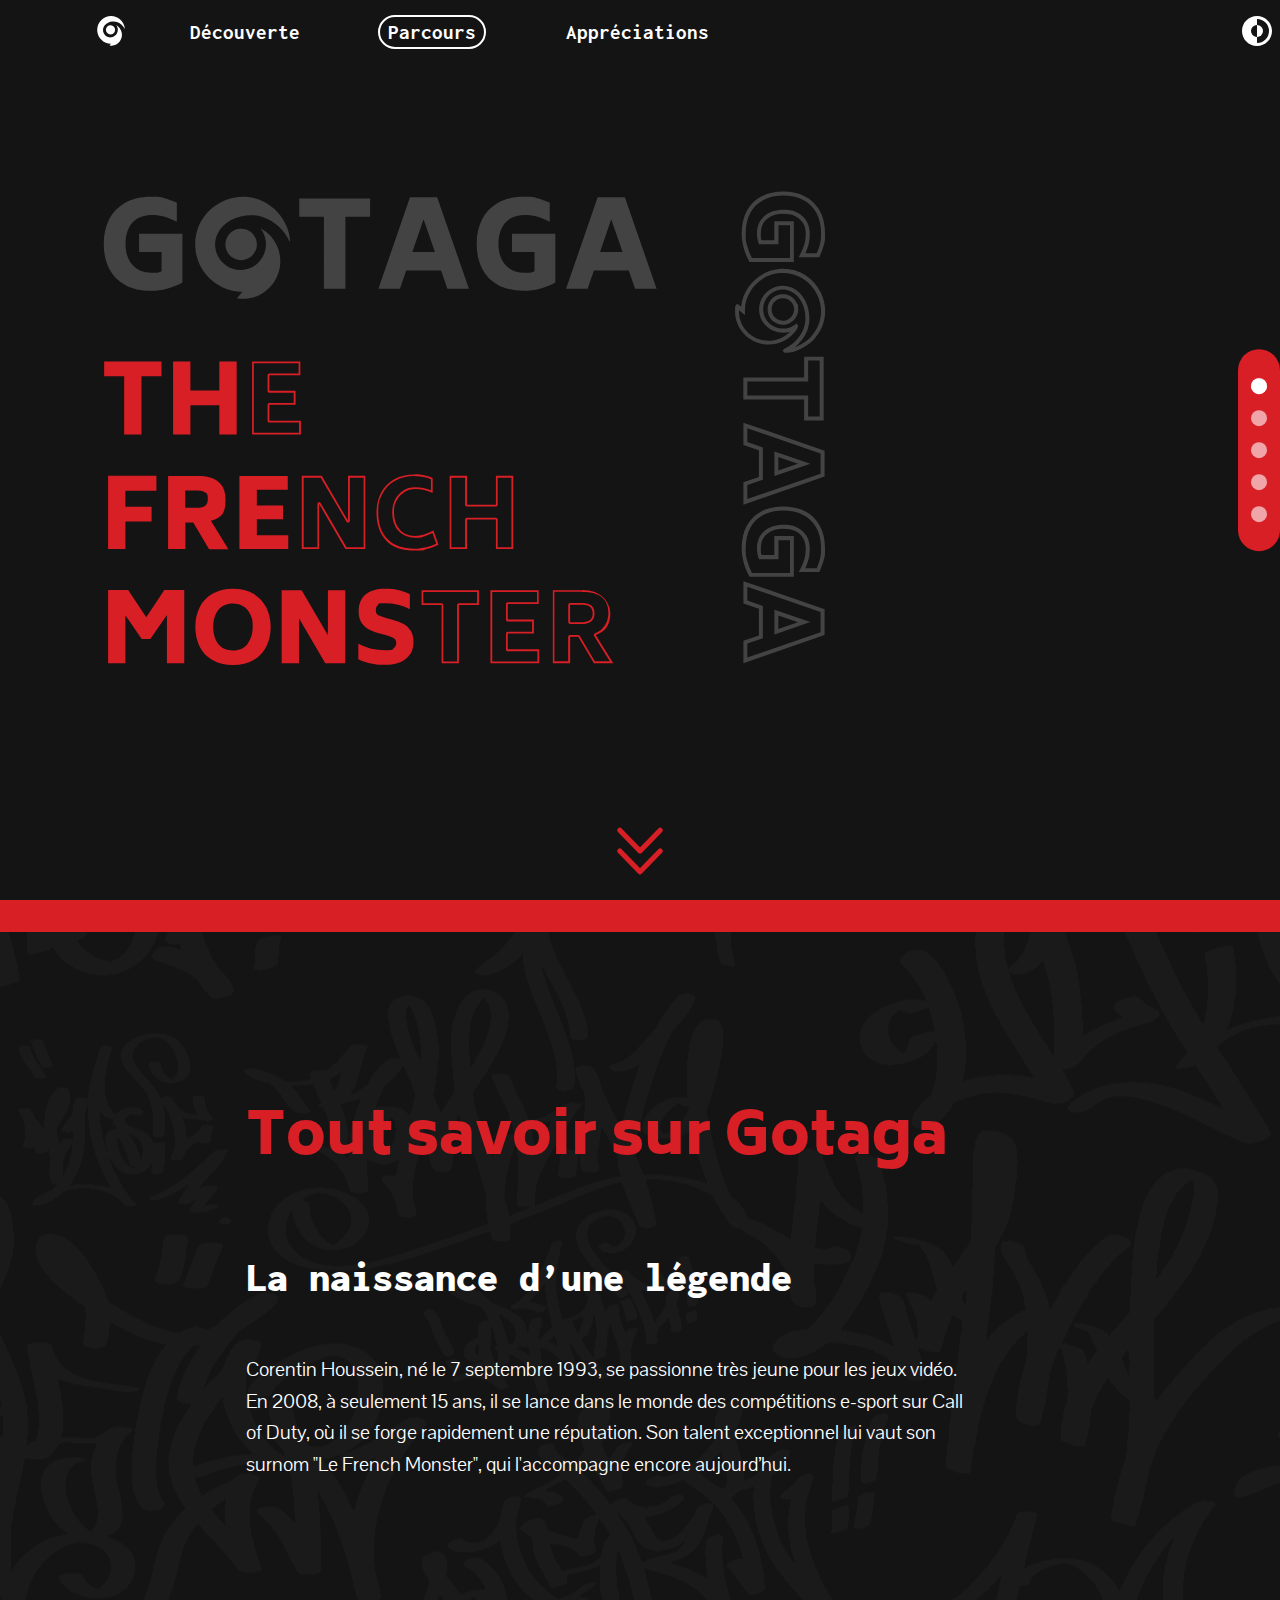
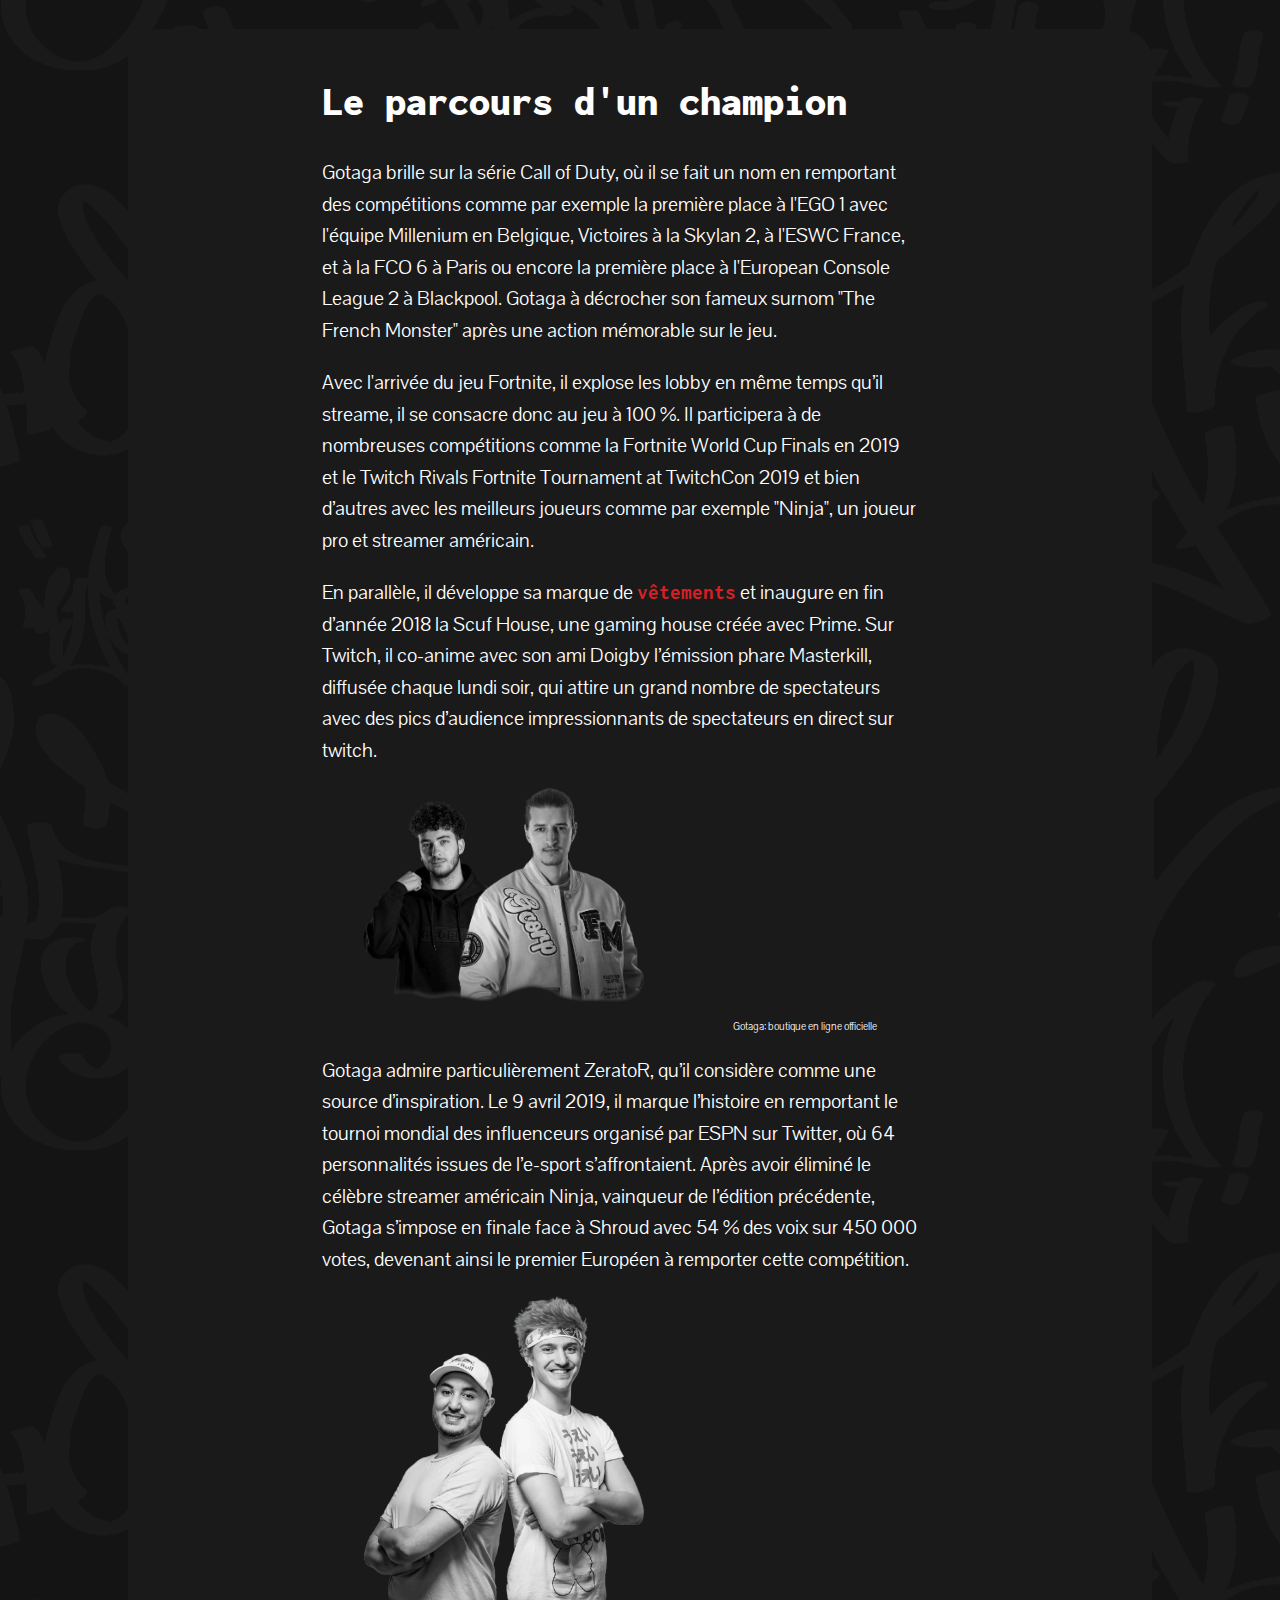
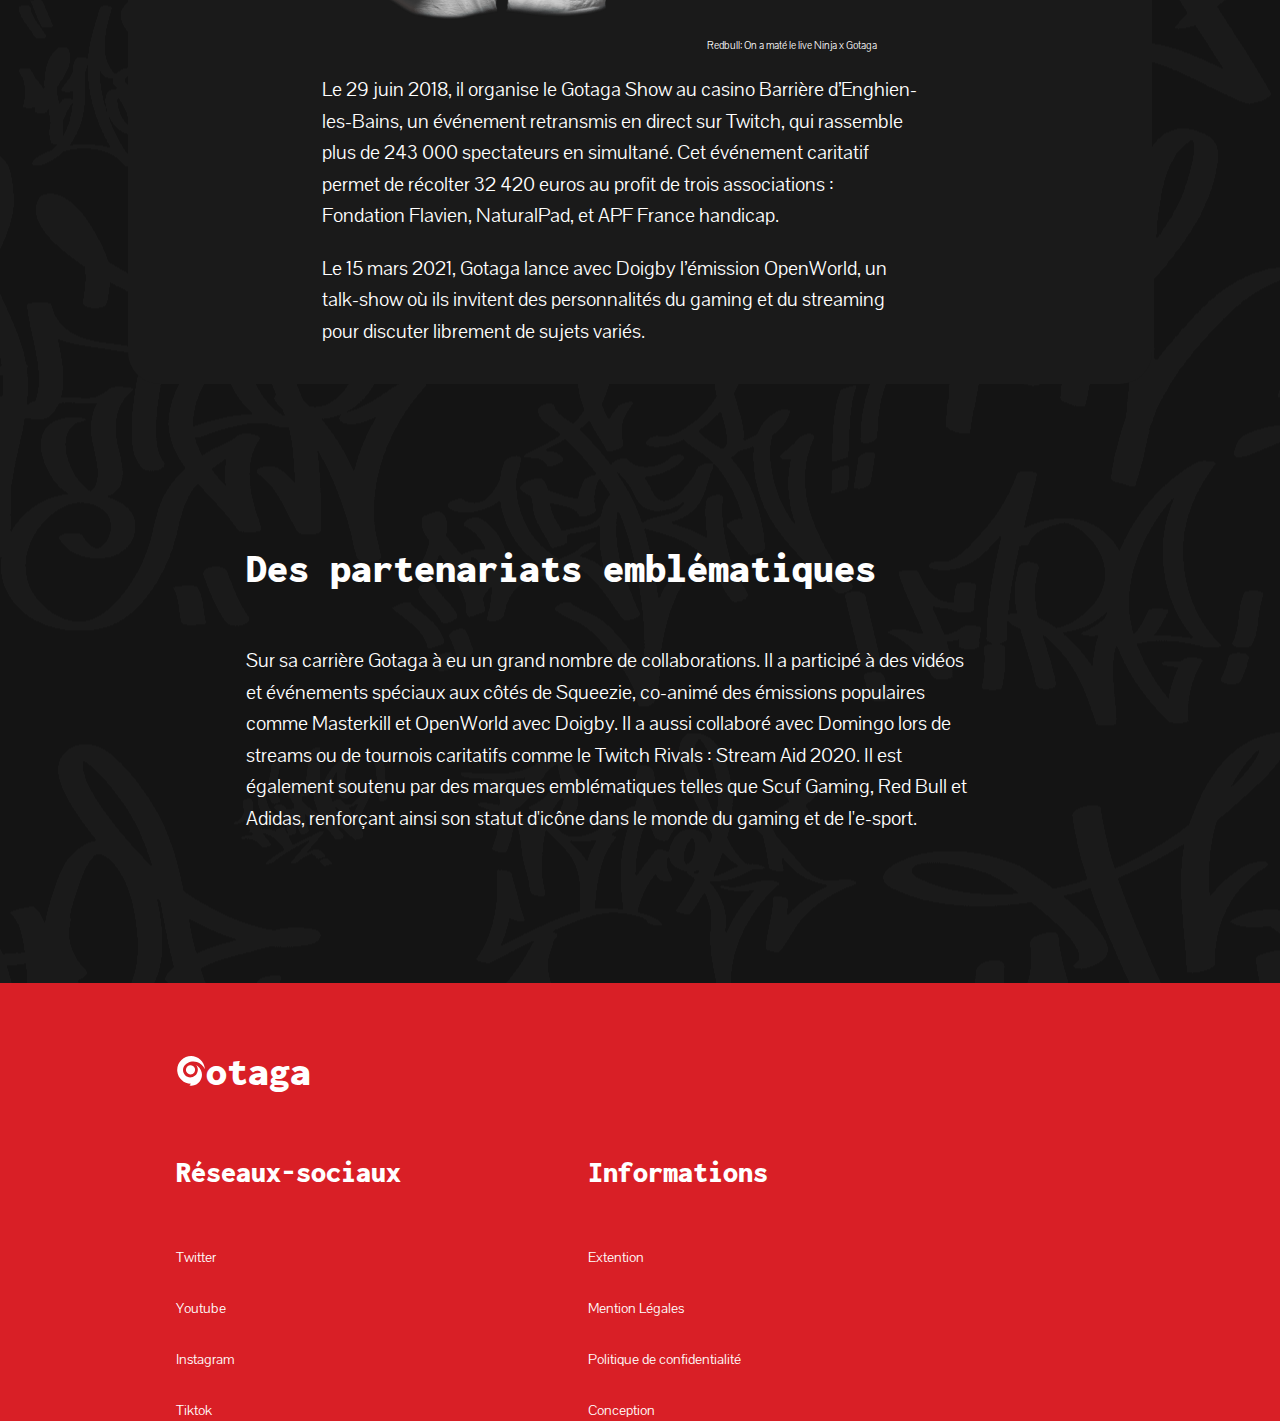
<file: parcours.html>
<!DOCTYPE html>
<html lang="fr">
    <head>
        <meta charset="UTF-8">
        <meta name="viewport" content="width=device-width, initial-scale=1.0">
        <title>Parcours</title>
        <!-- Link -->
        <link rel="stylesheet" href="assets/style.css">
        <script defer src="assets/script/app.js"></script>
        <link rel="preconnect" href="https://fonts.googleapis.com">
        <link rel="preconnect" href="https://fonts.gstatic.com" crossorigin>
        <link href="https://fonts.googleapis.com/css2?family=Biryani:wght@200;300;400;600;700;800;900&family=Inconsolata:wght@200..900&family=Pavanam&display=swap" rel="stylesheet">
        <link rel="icon" type="image/vnd.icon" href="/assets/images/logo_gotaga_blanc.svg">
        <!-- Meta partage -->
        <meta property="og:site_name" content="Gotaga by Thomas" >
        <meta property="og:title" content="The French Monster" >
        <meta property="og:description" content="Vous ne connaisez pas Gotaga? Alors rejoignez-nous pour le découvrir!" >
        <meta property="og:type" content="website">
        <meta property="og:url" content="https://www.thomasbruch.be/janus" >
        <meta property="og:image" content="assets/images/logo_gotaga_blanc.svg" >
        <meta property="og:image:width" content="1800">
        <meta property="og:image:height" content="945">
    </head>

    <!-- chatGPT a uniquement été utilisé dans ce code pour le changement de navigation de mobile a desktop -->

    <body class="background" data-theme="dark">
        <!-- Navigation -->
        <nav class="menu">
            <ul class="menu__el">
                <!-- Navigation desktop -->
                <li><img class="icon a-animation" src="assets/images/logo_gotaga_blanc.svg" data-dark="assets/images/logo_gotaga_blanc.svg" data-light="assets/images/logo_gotaga_black.svg" alt="Logo blanc de Gotaga"></li>
                <li class="nav-item a--animation"><a href="index.html">Découverte</a></li>
                <li class="nav-item a--animation active"><a href="parcours.html">Parcours</a></li>
                <li class="nav-item a--animation"><a href="appreciations.html">Appréciations</a></li>
        
                <!-- Navigation mobile   -->
                <li><img class="icon icon--theme icon--libre btn--darkmode" src="assets/images/icon_theme.svg" data-dark="assets/images/icon_theme.svg" data-light="assets/images/icon_theme_black.svg" alt="Icone pour changer le thème"></li>
                <li><p class="nav-item--none">Parcours</p></li>

                <!-- Icône menu burger  -->
                <li class="burger-menu">
                    <button class="burger-button">
                        <img class="icon" src="assets/images/icon_burger.svg" data-dark="assets/images/icon_burger.svg" data-light="assets/images/icon_burger_black.svg" alt="Icône pour ouvrir le burger menu">
                    </button>
                </li>
            </ul>
        
            <!-- Liste déroulante burger menu -->
            <ul class="burger-button__liste">
                <li><a href="index.html">Découverte</a></li>
                <li><a href="parcours.html" class="active">Parcours</a></li>
                <li><a href="appreciations.html">Appréciations</a></li>
            </ul>
        </nav>
        
        <!-- Navigation de sections -->
        <div class="anchor-navigation">
            <ul>
                <li class="anchor-navigation__el"><a href="#section-header--parcours"></a></li>
                <li class="anchor-navigation__el"><a href="#section-1--parcours"></a></li>
                <li class="anchor-navigation__el"><a href="#section-2--parcours"></a></li>
                <li class="anchor-navigation__el"><a href="#section-3--parcours"></a></li>  
                <li class="anchor-navigation__el"><a href="#section-footer--parcours"></a></li>
            </ul>
        </div>

        <!-- Header plein écran -->
        <header class="header__bg--2 section--header" id="section-header--parcours">
            <a href="#section-1--parcours">
                <img class="header__img" src="assets/images/icon_arrow.svg" alt="Icône de double flèche indiquant la navigation vers la section suivante">
            </a>
        </header>
        <div class="header__box"></div>

        <!-- Contenu de la page -->
        <main>
            <!-- Section 1 -->
            <section id="section-1--parcours" class="m2grid">
                <h1 class="title-big m2grid-start2 m2grid-end5 d1grid-start2 d1grid-end3">Tout savoir sur Gotaga</h1>

                <h2 class="title-section m2grid-start2 m2grid-end5 d1grid-end4">La naissance d’une légende</h2>

                <p class="m2grid-start2 m2grid-end5 d1grid-end4">
                    Corentin Houssein, né le 7 septembre 1993, se passionne très jeune pour les jeux vidéo. En 2008, à seulement 15 ans, il se lance dans le monde des compétitions e-sport sur Call of Duty, où il se forge rapidement une réputation. Son talent exceptionnel lui vaut son surnom "Le French Monster", qui l'accompagne encore aujourd’hui.  
                </p>
            </section>

            <!-- Section 2 -->
            <section id="section-2--parcours" class="m2grid">
                <div class="m2grid section__box m2grid-start1 m2grid-end6">
                    <div class="text-container m2grid-start2 m2grid-end5 d1grid-end4">
                        <h2 class="title-section">Le parcours d'un champion</h2>

                        <p>
                            Gotaga brille sur la série Call of Duty, où il se fait un nom en remportant des compétitions comme par exemple la première place à l'EGO 1 avec l'équipe Millenium en Belgique, Victoires à la Skylan 2, à l'ESWC France, et à la FCO 6 à Paris ou encore la première place à l'European Console League 2 à Blackpool. Gotaga à décrocher son fameux surnom "The French Monster" après une action mémorable sur le jeu.
                        </p>
                        
                        <p>
                            Avec l'arrivée du jeu Fortnite, il explose les lobby en même temps qu’il streame, il se consacre donc au jeu à 100 %. Il participera à de nombreuses compétitions comme la Fortnite World Cup Finals en 2019 et le Twitch Rivals Fortnite Tournament at TwitchCon 2019 et bien d’autres avec les meilleurs joueurs comme par exemple "Ninja", un joueur pro et streamer américain.    
                        </p>
                        
                        <p>
                            En parallèle, il développe sa marque de <a href="https://shop.gotaga.tv" class="animated-link">vêtements</a> et inaugure en fin d’année 2018 la Scuf House, une gaming house créée avec Prime. Sur Twitch, il co-anime avec son ami Doigby l’émission phare Masterkill, diffusée chaque lundi soir, qui attire un grand nombre de spectateurs avec des pics d’audience impressionnants de spectateurs en direct sur twitch.
                        </p>

                        <figure>
                            <img class="section__img--little" src="assets/images/image_boutique.png" srcset="assets/images/image_boutique@2x.png 2x" alt="Deux hommes qui posent avec des vêtements de la marque de Gotaga">
                            <figcaption class="figure__legende">Gotaga: boutique en ligne officielle</figcaption>
                        </figure>
                        
                        <p>
                            Gotaga admire particulièrement ZeratoR, qu’il considère comme une source d’inspiration. Le 9 avril 2019, il marque l’histoire en remportant le tournoi mondial des influenceurs organisé par ESPN sur Twitter, où 64 personnalités issues de l’e-sport s’affrontaient. Après avoir éliminé le célèbre streamer américain Ninja, vainqueur de l’édition précédente, Gotaga s’impose en finale face à Shroud avec 54 % des voix sur 450 000 votes, devenant ainsi le premier Européen à remporter cette compétition.
                        </p>

                        <figure>
                            <img class="section__img--little" src="assets/images/image_ninja.png" srcset="assets/images/image_ninja@2x.png 2x" alt="Gotaga et Ninja dos à dos">
                            <figcaption class="figure__legende">Redbull: 
                            On a maté le live Ninja x Gotaga</figcaption>
                        </figure>

                        <p> 
                            Le 29 juin 2018, il organise le Gotaga Show au casino Barrière d’Enghien-les-Bains, un événement retransmis en direct sur Twitch, qui rassemble plus de 243 000 spectateurs en simultané. Cet événement caritatif permet de récolter 32 420 euros au profit de trois associations : Fondation Flavien, NaturalPad, et APF France handicap.
                        </p>

                        <p> 
                            Le 15 mars 2021, Gotaga lance avec Doigby l’émission OpenWorld, un talk-show où ils invitent des personnalités du gaming et du streaming pour discuter librement de sujets variés.
                        </p>
                    </div>
                </div>
            </section>

            <!-- Section 3 -->
            <section id="section-3--parcours" class="m2grid">
                <h2 class="title-section m2grid-start2 m2grid-end5 d1grid-end3">Des partenariats emblématiques</h2>

                <p class="m2grid-start2 m2grid-end5 d1grid-end4">
                    Sur sa carrière Gotaga à eu un grand nombre de collaborations. Il a participé à des vidéos et événements spéciaux aux côtés de Squeezie, co-animé des émissions populaires comme Masterkill et OpenWorld avec Doigby. Il a aussi collaboré avec Domingo lors de streams ou de tournois caritatifs comme le Twitch Rivals : Stream Aid 2020. Il est également soutenu par des marques emblématiques telles que Scuf Gaming, Red Bull et Adidas, renforçant ainsi son statut d'icône dans le monde du gaming et de l'e-sport.
                </p>
            </section>
        </main>

        <!-- Footer -->
        <footer id="section-footer--parcours    " class="section--footer m1grid">
            <div class="footer__title-align m1grid-start1 m1grid-end5">
                <img class="icon" src="assets/images/logo_gotaga_blanc.svg" data-dark="assets/images/logo_gotaga_blanc.svg" data-light="assets/images/logo_gotaga_black.svg" alt="Logo blanc de Gotaga">
                
                <h2 class="title-section">otaga</h2>
            </div>
            
            <div class="m1grid-start1 m1grid-end3">
                <h3 class="title-footer">Réseaux-sociaux</h3>
    
                <a href="https://x.com/GotagaTV">Twitter</a>
                <a href="https://www.youtube.com/@Gotaga">Youtube</a>
                <a href="https://www.instagram.com/gotaga/">Instagram</a>
                <a href="https://www.tiktok.com/@gotaga">Tiktok</a>
            </div>
    
            <div class="m1grid-start3 m1grid-end6">
                <h3 class="title-footer">Informations</h3>
    
                <a href="https://gotaga.tv/extensions">Extention</a>
                <a href="https://gotaga.tv/mentions-legales">Mention Légales</a>
                <a href="https://gotaga.tv/politique-de-confidentialite">Politique de confidentialité</a>
                <a href="http://www.thomasbruch.be">Conception</a>
            </div>
        </footer>
    </body>
</html>
</file>
<file: assets/style.css>
/* chatGPT a beaucoup été utilisé dans ce code pour de l'optimisation  */

:root {
    --primary-color: rgb(217, 31, 38);
    --secondary-color: #00BCD5;
    --backgroud-color: rgb(20, 20, 20);
    --white-color: #fff;
    --text-color: #FFF;
    --font-primary: 'Biryani', sans-serif;
    --font-secondary: 'Inconsolata', sans-serif;
    --font-tertiary: 'Pavanam', sans-serif;
    --font-size-base: 16px;
}



/* Dark mode */
/* Thème clair */
[data-theme="light"] {
    --backgroud-color: rgb(190, 190, 190);
    --white-color: rgb(0, 0, 0);
    --text-color: rgb(0, 0, 0);
}
[data-theme="light"] .background {
    background-image: url('../assets/images/gd_graff_black.png');
}
[data-theme="light"] .section__box {
    background-color: rgb(160, 160, 160);
}

/* Thème sombre */
[data-theme="dark"] {
    --backgroud-color: rgb(20, 20, 20);
    --white-color: #fff;
    --text-color: #FFF;
}



/* Styles globaux */
html {
    scroll-behavior: smooth;
}

body {
    display: grid;
    margin: 0;
}

footer {
    margin: 0;
}

main {
    display: grid;
}

figure{
    display: flex; 
    flex-direction:column;
    gap: 1em;
}

* {
    box-sizing: border-box;
}



/* Section */
.section--header {
    margin: 0;
    padding: 0;
    width: 100%;
    height: 100vh;
    position: relative;
    overflow: hidden;
}


.section__box {
    display: inherit;
    padding: 1em 0;
    background-color: rgb(26, 26, 26);
    border-radius: 2em;
    overflow: hidden;
}
.section__box--decouverte {
    grid-column-gap: 1em;
    grid-template-columns: 8.79% 27.47% 16.48% 16.48% 13.19%;
}
.section__box--parcours {
    grid-column-gap: 1em;
    grid-template-columns: 8% 30% 15% 10% 12%;
}


.section__box--appreciations {
    background: #121212;
    box-shadow: 8px 10px 25px 6px rgba(0, 0, 0, 0.75);
    padding: 1em;
    padding-bottom: 3em;
    margin-top: -3em;
    overflow: hidden;
}



/* Section espace vertical */
section {
    padding-top: 4em;
    counter-increment: titleSection;
}

main > :last-child {
    margin-bottom: 8em;
}

@media (min-width: 768px){ /* Tablette (768px et plus) */
    section {
        padding-top: 6em;
    }
    .section__box--appreciations {
        padding: 2em;
    }
}
@media (min-width: 1280px){ /* Desktop (1280px et plus) */
    section{
        padding-top: 8em;
    }
    .section__box--appreciations {
        padding: 2em;
    }
}



/* Text */ 
.title-big {
    font-family: var(--font-primary);
    font-style: normal;
    font-weight: 900;
    line-height: 140%;
    font-size: 45px;
    color: var(--primary-color);
}
 

.title-section, .title-footer {
    font-family: var(--font-secondary);
    font-style: normal;
    line-height: 100%; 
    font-weight: 900;
    color: var(--white-color);
}
.title-section {
    font-size: 32px;
}
.title-footer {
    font-size: 23px;
    overflow-wrap: break-word;
}


.title-big--appreciations {
    display: none;
    color: var(--text-color);
    text-align: right;
    font-family: "Mukta Vaani", sans-serif;
    font-size: 32px;
    font-style: normal;
    font-weight: 800;
    line-height: 120%; 
}


.title-section--appreciations, .title-footer--appreciations {
    color: var(--secondary-color);
    font-family: "Afacad Flux", sans-serif;
    font-style: normal;
    font-weight: 900;
    line-height: 100%;
}
.title-section--appreciations {
    font-size: 24px;
}
.title-footer--appreciations {
    font-size: 18px;
}


.numbered-header {
    font-family: "Afacad Flux", sans-serif;
    color: var(--text-color);
    font-size: 24px;
    font-style: normal;
    font-weight: 700;
}
.numbered-header:before {
    content: "0" counter(titleSection) " ";
    font-size: 32px;
}


p, footer a {  
    font-size: var(--font-size-base);
    font-weight: 400;
    line-height: 140%;
    font-family: var(--font-tertiary);
    font-style: normal;
    color: var(--white-color);
}
.p--appreciations {  
    font-family: 'Padauk', sans-serif;;
}


nav p {
    font-size: var(--font-size-base);
    font-weight: 900;
    color: var(--white-color);
    display: flex;
    align-items: center;
    justify-content: center;
    height: 100%;
    margin: 0;
    line-height: normal;
}

footer a {
    display: flex;
    padding-top: 2em;
}

.footer__title-align {
    display: flex;
    align-items: center;
}


.figure__legende {
    font-family: var(--font-tertiary);
    color: var(--text-color);
    font-size: 11px;
    text-align: right;
    align-self: end;
}
.figure__legende--appreciations {
    font-family: 'Padauk', sans-serif;
}


a {
    font-family: var(--font-secondary);
    font-weight: 700;
    font-size: 18px;
    line-height: 140%;
    color: var(--white-color);
    text-decoration: none;
}


@media (min-width: 768px){ /* Tablette (768px et plus) */
    :root {
        --font-size-base: 18px;
    }


    .title-big, .title-big--appreciations {
        font-size: 51px;
    }
    .title-section, .title-section--appreciations {
        font-size: 36px;
    }
    .title-footer, .title-footer--appreciations {
        font-size: 25px;
    }
    
    
    p, .p--appreciations { 
        max-width: 95ch;
        line-height: 1.5;
        word-wrap: break-word;
    }
    nav p {
        font-size: 20px;
    }
    
    
    footer a {
        font-size: 13px;
    }
    a {
        font-size: 18px;
    }
    
    
    .numbered-header {
        font-size: 25px;
    }
    .numbered-header:before {
        font-size: 51px;
    }
}


@media (min-width: 1280px){ /* Desktop (1280px et plus) */
    :root {
        --font-size-base: 21px;
    }


    .title-big, .title-big--appreciations {
        font-size: 59px;
    }
    .title-section, .title-section--appreciations {
        font-size: 42px;
    }
    .title-footer, .title-footer--appreciations {
        font-size: 30px;
    }


    footer a {
        font-size: 15px;
    }
    a {
        font-size: 21px;
    }
}



/* Navigation */
.menu, .menu--appreciations {
    margin: 0;
    position: fixed;
    box-sizing: border-box;
    z-index: 1200;
}
.menu {
    background-color: var(--backgroud-color);
    padding: 1em 3em;
    width: 100%;
}
.menu--appreciations {
    margin-left: calc(((12% + 20% + 12% + 15% + 10% + 2em) + 100%) / 2);
    height: 100vh;  
}


.menu__el {
    margin: 0;
    padding: 0;
    box-sizing: border-box;
    display: flex;
    align-items: center;
    justify-content: space-between;
    list-style: none;
    position: relative;
    z-index: 1210;
    
}
.menu__el--appreciations {
    margin: 3em 0;
    padding: 3em 0;
    display: flex;
    z-index: 1210;
    flex-direction: column;
    align-items: center;
    align-content: flex-start;
    flex-wrap: wrap;
    list-style: none;
}


.burger-button {
    background: none;
    border: none;
    cursor: pointer;
}
.burger-menu {
    display: flex;
    justify-content: center;
    align-items: center;
}
.burger-button--appreciations {
    cursor: pointer;
    z-index: 1220;
    margin-bottom: 2em;
}
.burger-button__liste {
    position: fixed;
    top: -1em;
    left: 0;
    width: 100%;
    height: 100%;
    display: flex;
    flex-direction: column;
    justify-content: center;
    align-items: center;
    background-color: rgba(20, 20, 20, 0.9);
    visibility: hidden;
    opacity: 0;
    transition: opacity 0.3s ease, visibility 0.3s ease;
    list-style: none;
    overflow: hidden;
    z-index: 1000;
}
.burger--open .burger-button__liste {
    opacity: 1;
    visibility: visible;
}
.burger-button__liste li {
    margin: 0.5em 0;
}
.burger-button__liste a {
    color: var(--white-color);
    text-decoration: none;
    transition: color 0.3s ease;
}
.burger-button__liste a:hover {
    color: var(--primary-color);
}


.icon {
    width: 30px;
}

.nav-item {
    margin: 0;
    padding: 1em 0;
    display: none;
}


@media (min-width: 768px){ /* Tablette (880px et plus) */
    .menu {
        /* display: flex;
        flex-direction: row;
        justify-content: space-between; */
        padding: 1em 4em;
        width: 100%;
        overflow: hidden;
        background-color: var(--backgroud-color);
    }
    .menu__el {
        display: flex;
        align-items: center;
        justify-content: space-between;
        gap: 1em;
        list-style: none;
        margin: 0;
        padding: 0;
    }
    .menu__el > * {
        max-width: calc(100% / 6);
        flex-shrink: 1;
    }
    
    
    .menu li {
        padding: 0 1em;
    }


    .menu--appreciations {
        margin-left: calc(((12% + 20% + 12% + 15% + 10% + 2em) + 100%) / 2);
    }
    
    
    .burger-button {
        margin-left: auto; /* Button à droite */
        padding: 0;
        background: none;
        border: none;
        cursor: pointer;
        position: fixed;
        top: 3.2em;
        transform: translateY(-50%);
    }


    .icon {
        width: 45px;
    }

    .nav-item--none {
        display: flex;
        flex-direction: row;
        justify-content: space-between;
        align-items: center;
    }
}


@media (min-width: 1280px){ /* Desktop (1280px et plus) */
    .menu {
        padding: 1em 5em;
    }
    .menu__el {
        display: flex;
        justify-content: flex-start;
        align-items: center;
        gap: 1em;
        padding: 0;
        max-width: 75%;
    }
    .menu__el .icon {
        margin-left: auto;
    }


    .menu--appreciations {
        margin-left: calc(((12% + 20% + 12% + 15% + 10% - 6em) + 100%) / 2);
    }


    .burger-menu {
        display: none;
    }
    .burger-button__liste {
        display: none; /* Désactivation par défaut */
    }
    

    .icon {
        width: 30px;
    }
    .icon--libre {
        top: 1em;
        position: fixed;
        right: calc((100% - 19em - 75%) / 2);
    }


    .nav-item {
        display: inline-block;
        margin: 0 1em;
    }
    .nav-item--none {
        visibility: hidden; /* Caché mais conserve l'espace */
    }
}



/* Anchor navigation */ /* Aide de codePen */
.anchor-navigation {
    position: fixed;
    top: 50%;
    right: calc((100% - 4em - 75%) / 2);
    transform: translateY(-50%);
    z-index: 1000;
    background-color: var(--primary-color);
    padding: 0.8em;
    border-radius: 2em;
}


.anchor-navigation ul,
.anchor-navigation--appreciations ul {
    list-style: none;
    margin: 0;
    padding: 0;
}


.anchor-navigation__el {
    width: 0.8em;
    height: 0.8em;
    margin: 1em 0;
    display: flex;
    justify-content: center;
    align-items: center;
    background-color: rgba(255, 255, 255, 0.6);
    border-radius: 50%;
    transition: background-color 0.3s ease, transform 0.3s ease;
}
.anchor-navigation__el a {
    display: block;
    width: 100%;
    height: 100%;
    text-decoration: none;
}
.anchor-navigation__el a.active {
    background-color: var(--white-color);
    border-radius: 50%;
}


@media (min-width: 768px) { /* Tablette (768px et plus) */
    .anchor-navigation__el {
        width: 1em;
        height: 1em;
    }
}


@media (min-width: 1280px) { /* Desktop (1280px et plus) */
    .anchor-navigation {
        right: calc((100% - 20em - 75%) / 2);
    }
}



/* Visuels */
.background {
    background-color: var(--backgroud-color);
    background-image: url(../assets/images/bg_graph.png);
    background-repeat: repeat;
    background-position: center;
}
.background--appreciations {
    background-color: #070707;
}

/* Responsive iframe */
iframe {
    margin-top: 1em;
    border: none;
    max-width: 100%;
    width: 100%;
    height: 15vh;
}

/* Section images */
.section__img {
    width: 100%;
    height: 33vh;
}
.section__img--little {
    width: 75%;
    height: auto;
}


/* Image containers */ /* Aide de chatGPT */
.image-container {
    display: flex;
    justify-content: start;
    text-align: center;
    height: 33vh;
}
.image-container--appreciations {
    position: relative;
    display: flex;
    justify-content: center;
    align-items: center;
    max-width: 100%;
    height: auto;
    overflow: hidden;
}
.image-container--end {
    justify-content: end;
    align-items: center;
}


/* Frames and images */ /* Aide de chatGPT */
.frame {
    position: relative;
    border: 3px solid var(--white-color);
    border-radius: 0.5em;
    overflow: visible;
    z-index: 10;
}
.img-framed {
    position: relative;
    width: 110%;
    height: auto;
    transform: translate(1em, 1em);
    z-index: 20;
    border-radius: 0.5em;
}



/* Header image styles */
.header__img {
    width: 4em;
    height: auto;
    position: absolute;
    bottom: 1em;
    left: 50%;
    transform: translateX(-50%);
    margin: 0;
    z-index: 10;
    transition: transform 0.3s ease-in-out;
}

.header__box {
    background-color: var(--primary-color);
    height: 2em;
    width: 100%;
}


/* Header Visuels et icons */ /* Aide de chatGPT */
.header__bg--1, .header__bg--2, .header__bg--3 {
    position: relative;
    width: 100%;
    height: 100vh;
    display: flex;
    flex-direction: column;
    justify-content: center;
    align-items: center;
    background-color: var(--backgroud-color);
    background-repeat: no-repeat;
    background-size: cover;
    background-position: center;
}

.header__bg--1 {
    background-image: url(../assets/images/header_decouverte--phone.png);
}
.header__bg--2 {
    background-image: url(../assets/images/header_parcours--phone.svg);
}
[data-theme="light"] .background {
    background-image: url('../assets/images/header_parcours--phone_black.svg');
}
.header__bg--3 {
    background-image: url(../assets/images/header_appreciations--phone.svg);
    width: 60%;
    background-position: center;
    background-color: transparent;
}


@media (min-width: 768px) { /* Tablette (768px et plus) */
    iframe {
        height: 33vh;
    }

    .section__img {
        height: 50vh;
    }

    .section__img--little {
        width: 55%;
        height: auto;
    }


    .image-container--appreciations {
        height: auto;
        max-width: 100%;
    }
    .img-framed {
        max-width: 100%;
    }
    .section__box--appreciations {
        padding: 1em;
        padding-top: 4em;
    }


    .header__bg--1 {
        background-image: url(../assets/images/header_decouverte--tablette.png);
    }

    .header__bg--2 {
        background-image: url(../assets/images/header_parcours--tablette.svg);
    }
    [data-theme="light"] .background {
        background-image: url('../assets/images/header_parcours--tablette_black.svg');
    }

    .header__bg--3 {
        background-image: url(../assets/images/header_appreciations--tablette.svg);
        background-size: contain;
    }
}


@media (min-width: 1280px) { /* Desktop (1280px et plus) */
    iframe {
        height: 50vh;
    }


    .img--big{
        width: 75%;
        height: auto;
    }
    .image-container { /* Aide de chatGPT pour les propriétées order et flex */
        order: 1; /* Affiche l'image en premier */
        flex: 1; /* Ajuste la largeur */
        display: flex;
        text-align: center;
        justify-content: center;
    }
    .text-container {
        order: 2; /* Affiche le texte ensuite */
        flex: 2; /* Ajuste la largeur */
    }


    .header__bg--1 {
        background-image: url(../assets/images/header_decouverte--desktop.png);
    }
    .header__bg--2 {
        background-image: url(../assets/images/header_parcours--desktop.svg);
    }
    .header__bg--3 {
        background-image: url(../assets/images/header_appreciations--desktop.svg);
    }
}



/* Footer */ /* Aide de la vidéo */
.section--footer, .section-footer--appreciations {
    padding-bottom: 2em;
    display: flex;
    flex-direction: column;
    align-items: center;
    background-color: transparent;
}
.section--footer{
    background-color: var(--primary-color);
}
.section-footer--appreciations {
    background-color: transparent;
}


.footer__a--appreciations {
    display: block;
    padding-top: 1em;
}


/* Footer navigation */
.footerNav {
    list-style: none;
    margin: 0 0 2em 0;
    padding: 0;
    display: flex;
}


.footerNav__el {
    padding: 0 1em;

}
.footerNav__el a {
    font-weight: normal;
    text-transform: uppercase;
    font-size: 11px;
    border: none;
    opacity: 0.5;
    letter-spacing: 0.11em;
    transition: opacity 0.3s ease;
}
.footerNav__el a:hover,
.footerNav__el a:focus {
    opacity: 1;
}


@media (min-width: 1280px) { /* Desktop (1280px et plus) */
    .section--footer {
        flex-direction: row;
        align-items: baseline;
        padding: 2em 4em 0;
        max-width: 1500px;
        margin-left: auto;
        margin-right: auto;
    }

    .footerNav {
        margin: auto;
    }

    .dwm {
        margin-left: 1em;
        position: relative;
        top: 5px;
    }
}



/* animations et liens */ /* Aide de codePen pour certaines animations */
.animated-link {
    position: relative;
    display: inline-block;
    color: var(--primary-color);
    text-decoration: none;
    font-size: var(--font-size-base);
    font-weight: bold;
    overflow: visible;
    vertical-align: baseline;
}
.animated-link::after {
    content: "";
    position: absolute;
    bottom: 0; 
    left: 0; 
    width: 0; 
    height: 2px; 
    background-color: var(--primary-color);
    transition: width 0.4s ease; 
    pointer-events: none;
}
.animated-link:hover::after {
    width: 100%;
}


.icon--theme {
    transition: transform 0.3s ease-in-out;
    cursor: pointer;
}
.icon--theme:hover {
    transform: rotate(360deg) scale(1.2);
}
.icon--theme.clicked {
    transform: scale(0.9); /* Effet visuel lors du clic */
}

.header__img:hover {
    transform: translateX(-50%) scale(1.1);
}


@media (min-width: 768px){ /* Tablette (768px et plus) */
    .animated-link{
        font-size: var(--font-size-base);
    }
}


@media (min-width: 1280px){ /* Desktop (1280px et plus) */
    /* liens href */
    .animated-link{
        font-size: var(--font-size-base);
    }
    .a--animation{
        display: inline-block;
        position: relative; /* Nécessaire pour un bon positionnement */
        transition: transform 0.3s ease-in-out, color 0.3s ease-in-out;
    }
    .a--animation:hover {
        transform: translateY(-3px) scale(1.1); /* Décale légèrement vers le haut et agrandit */
        color: var(--primary-color); /* Change la couleur au survol */
    }

    /* Page active */
    .menu a.active, .menu--appreciations a.active {
    border: 2px solid var(--white-color); 
    border-radius: 2em; 
    padding: 4px 8px;
    color: var(--white-color);
    }
}



/* Bouton */
.btn{
    display: inline-block;
    padding: 12px 24px;
    margin: 1em 0;
    font-size: var(--font-size-base);
    font-weight: bold;
    color: var(--white-color);
    background-color: var(--primary-color);
    border: none;
    border-radius: 2em;
    cursor: pointer;
    box-shadow: 0px 4px 6px rgba(0, 0, 0, 0.1);
    transition: all 0.3s ease;
}
.btn:hover{
    background-color: rgb(169, 27, 31);
    transform: scale(1.05);
    box-shadow: 0px 6px 10px rgba(0, 0, 0, 0.15);
}
.btn:active{
    transform: scale(0.95);
    box-shadow: 0px 2px 4px rgba(0, 0, 0, 0.2);
}


/* Grille */
/*Grid 1*/
.m1grid, .m2grid, .m3grid{
    display: grid;
    width: 100%;
    max-width: 100%;
    overflow: hidden;
    justify-items: stretch;
    grid-column-gap: 1em;
}


.m1grid{
    justify-content: center;
    grid-template-columns: 8% 25% 15% 15% 12%;
}
.m1grid-start1{
    grid-column-start: 1;
}
.m1grid-start2{
    grid-column-start: 2;
}
.m1grid-start3{
    grid-column-start: 3;
}
.m1grid-start4{
    grid-column-start: 4;
}
.m1grid-start5{
    grid-column-start: 5;
}
.m1grid-end3{
    grid-column-end: 3;
}
.m1grid-end4{
    grid-column-end: 4;
}
.m1grid-end5{
    grid-column-end: 5;
}
.m1grid-end6{
    grid-column-end: 6;
}

@media (min-width: 1280px){ /* Desktop (1280px et plus) */
    .grid{
        grid-column-gap: 5em;
    }
    .d1grid-start1{
        grid-column-start: 1;
    }
    .d1grid-start2{
        grid-column-start: 2;
    }
    .d1grid-start3{
        grid-column-start: 3;
    }
    .d1grid-start4{
        grid-column-start: 4;
    }
    .d1grid-start5{
        grid-column-start: 5;
    }
    .d1grid-end3{
        grid-column-end: 3;
    }
    .d1grid-end4{
        grid-column-end: 4;
    }
    .d1grid-end5{
        grid-column-end: 5;
    }
    .d1grid-end6{
        grid-column-end: 6;
    }
}


/*Grid 2*/
.m2grid{
    justify-content: center;
    grid-template-columns: 8% 30% 15% 10% 12%;
}

.m2grid-start1{
    grid-column-start: 1;
}
.m2grid-start2{
    grid-column-start: 2;
}
.m2grid-start3{
    grid-column-start: 3;
}
.m2grid-start4{
    grid-column-start: 4;
}
.m2grid-start5{
    grid-column-start: 5;
}
.m2grid-end4{
    grid-column-end: 4;
}
.m2grid-end5{
    grid-column-end: 5;
}
.m2grid-end6{
    grid-column-end: 6;
}


@media (min-width: 1280px){ /* Desktop (1280px et plus) */
    .grid{
        grid-column-gap: 5em;
    }
    .d2grid-start1{
        grid-column-start: 1;
    }
        .d1grid-start2{
        grid-column-start: 2;
    }
    .d2grid-start3{
        grid-column-start: 3;
    }
    .d2grid-start4{
        grid-column-start: 4;
    }
    .d2grid-start5{
        grid-column-start: 5;
    }
    .d2grid-end3{
        grid-column-end: 3;
    }
    .d2grid-end4{
        grid-column-end: 4;
    }
    .d2grid-end5{
        grid-column-end: 5;
    }
    .d2grid-end6{
        grid-column-end: 6;
    }
}


/* Grid3 */
.m3grid{
    grid-template-columns: 12% 20% 12% 15% 10%;
    justify-content: start;
    grid-column-gap: 1em;
}

.m3grid-start1{
    grid-column-start: 1;
}
.m3grid-start2{
    grid-column-start: 2;
}
.m3grid-start3{
    grid-column-start: 3;
}
.m3grid-start4{
    grid-column-start: 4;
}
.m3grid-start5{
    grid-column-start: 5;
}
.m3grid-end3{
    grid-column-end: 3;
}
.m3grid-end4{
    grid-column-end: 4;
}
.m3grid-end5{
    grid-column-end: 5;
}
.m3grid-end6{
    grid-column-end: 6;
}


@media (min-width: 768px){ /* Tablette (768px et plus) */
    .m3grid{
        grid-template-columns: 12% 20% 12% 15% 10%;
    }
    .d3grid-start1{
        grid-column-start: 1;
    }
    .d3grid-start2{
        grid-column-start: 2;
    }
    .d3grid-start3{
        grid-column-start: 3;
    }
    .d3grid-start4{
        grid-column-start: 4;
    }
    .d3grid-start5{
        grid-column-start: 5;
    }
    .d3grid-end3{
        grid-column-end: 3;
    }
    .d3grid-end4{
        grid-column-end: 4;
    }
    .d3grid-end5{
        grid-column-end: 5;
    }
    .d3grid-end6{
        grid-column-end: 6;
    }
}


@media (min-width: 1280px){ /* Desktop (1280px et plus) */
    .m3grid{
        grid-template-columns: 12% 20% 12% 15% 10%;
    }
    .d3grid-start1{
        grid-column-start: 1;
    }
    .d3grid-start2{
        grid-column-start: 2;
    }
    .d3grid-start3{
        grid-column-start: 3;
    }
    .d3grid-start4{
        grid-column-start: 4;
    }
    .d3grid-start5{
        grid-column-start: 5;
    }
    .d3grid-end3{
        grid-column-end: 3;
    }
    .d3grid-end4{
        grid-column-end: 4;
    }
    .d3grid-end5{
        grid-column-end: 5;
    }
    .d3grid-end6{
        grid-column-end: 6;
    }
}
</file>
